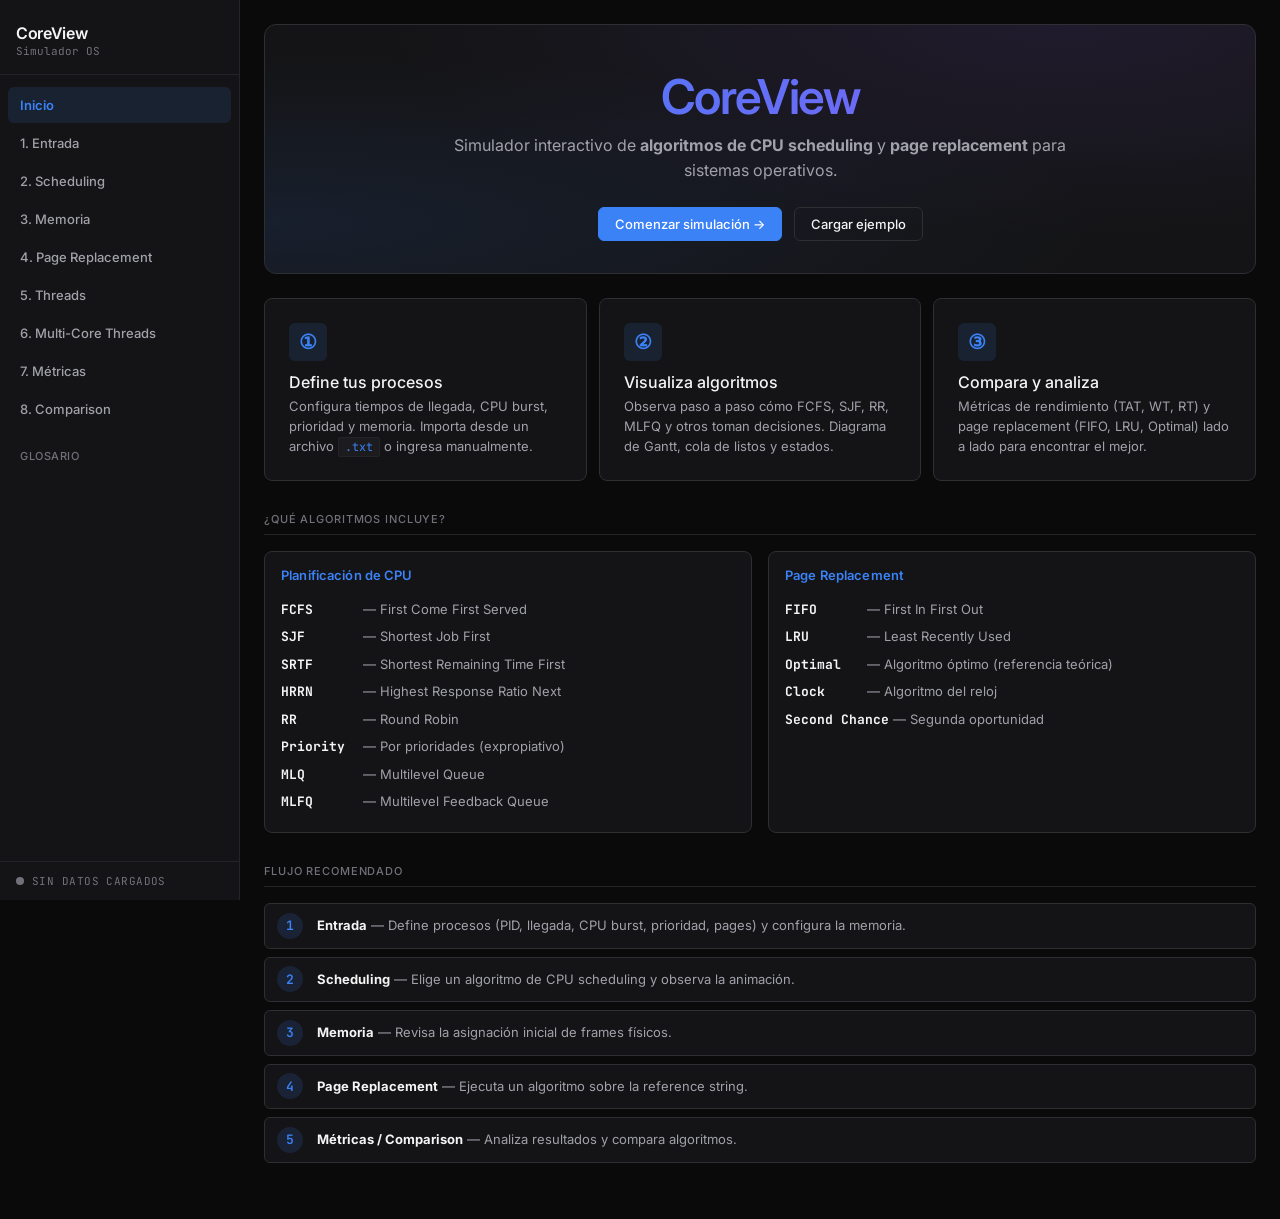
<file: index.html>
<!DOCTYPE html>
<html lang="es">
<head>
  <meta charset="UTF-8">
  <meta name="viewport" content="width=device-width, initial-scale=1.0">
  <title>CoreView - Simulador de Scheduling y Page Replacement</title>
  <link rel="preconnect" href="https://fonts.googleapis.com">
  <link rel="preconnect" href="https://fonts.gstatic.com" crossorigin>
  <link href="https://fonts.googleapis.com/css2?family=Inter:wght@400;500;600&family=JetBrains+Mono:wght@400;500&display=swap" rel="stylesheet">
  <link rel="stylesheet" href="tokens.css">
  <link rel="stylesheet" href="style.css">
</head>
<body>

  <div class="app-shell">

    <aside class="sidebar" id="sidebar">
      <div class="sidebar-brand">
        <span class="sidebar-brand-name">CoreView</span>
        <span class="sidebar-brand-sub">Simulador OS</span>
      </div>
      <nav class="sidebar-nav" aria-label="Main navigation">
        <button data-tab="home"       aria-label="Inicio">Inicio</button>
        <button data-tab="input"      aria-label="Entrada de procesos">1. Entrada</button>
        <button data-tab="scheduling" aria-label="Scheduling">2. Scheduling</button>
        <button data-tab="memory"     aria-label="Memoria">3. Memoria</button>
        <button data-tab="paging"     aria-label="Page Replacement">4. Page Replacement</button>
        <button data-tab="threads"    aria-label="Threads">5. Threads</button>
        <button data-tab="threads-multicore" aria-label="Multi-Core Threads">6. Multi-Core Threads</button>
        <button data-tab="metrics"    aria-label="Métricas">7. Métricas</button>
        <button data-tab="comparison" aria-label="Comparison">8. Comparison</button>
        <button data-tab="glossary"   aria-label="Glosario" class="sidebar-nav-secondary">Glosario</button>
      </nav>

      <div class="sidebar-status" id="app-status">
        <span class="app-status-dot app-status-dot--idle" id="app-status-dot"></span>
        <span id="app-status-text">Sin datos cargados</span>
      </div>
    </aside>

    <div class="app-body">
      <button class="sidebar-toggle" id="sidebar-toggle" aria-label="Toggle navigation" aria-controls="sidebar" aria-expanded="false">
        <svg width="16" height="16" viewBox="0 0 24 24" fill="none" stroke="currentColor" stroke-width="2" stroke-linecap="round" stroke-linejoin="round" aria-hidden="true">
          <line x1="3" y1="6" x2="21" y2="6"/>
          <line x1="3" y1="12" x2="21" y2="12"/>
          <line x1="3" y1="18" x2="21" y2="18"/>
        </svg>
      </button>

      <main>
        <!-- ── Inicio ──────────────────────────────────────────────────────── -->
        <div data-screen="home">
          <section class="hero">
            <h1 class="hero-title">CoreView</h1>
            <p class="hero-subtitle">
              Simulador interactivo de <b>algoritmos de CPU scheduling</b> y
              <b>page replacement</b> para sistemas operativos.
            </p>

            <div class="hero-actions">
              <button class="inp-btn inp-btn-primary" id="hero-start">Comenzar simulación →</button>
              <button class="inp-btn" id="hero-load-example">Cargar ejemplo</button>
            </div>
          </section>

          <section class="home-grid">
            <article class="home-card">
              <div class="home-card-icon">①</div>
              <h3>Define tus procesos</h3>
              <p>Configura tiempos de llegada, CPU burst, prioridad y memoria. Importa desde un archivo <code>.txt</code> o ingresa manualmente.</p>
            </article>
            <article class="home-card">
              <div class="home-card-icon">②</div>
              <h3>Visualiza algoritmos</h3>
              <p>Observa paso a paso cómo FCFS, SJF, RR, MLFQ y otros toman decisiones. Diagrama de Gantt, cola de listos y estados.</p>
            </article>
            <article class="home-card">
              <div class="home-card-icon">③</div>
              <h3>Compara y analiza</h3>
              <p>Métricas de rendimiento (TAT, WT, RT) y page replacement (FIFO, LRU, Optimal) lado a lado para encontrar el mejor.</p>
            </article>
          </section>

          <section class="home-section">
            <h2 class="home-section-title">¿Qué algoritmos incluye?</h2>
            <div class="home-algos">
              <div class="home-algos-col">
                <h4>Planificación de CPU</h4>
                <ul>
                  <li><b>FCFS</b> — First Come First Served</li>
                  <li><b>SJF</b> — Shortest Job First</li>
                  <li><b>SRTF</b> — Shortest Remaining Time First</li>
                  <li><b>HRRN</b> — Highest Response Ratio Next</li>
                  <li><b>RR</b> — Round Robin</li>
                  <li><b>Priority</b> — Por prioridades (expropiativo)</li>
                  <li><b>MLQ</b> — Multilevel Queue</li>
                  <li><b>MLFQ</b> — Multilevel Feedback Queue</li>
                </ul>
              </div>
              <div class="home-algos-col">
                <h4>Page Replacement</h4>
                <ul>
                  <li><b>FIFO</b> — First In First Out</li>
                  <li><b>LRU</b> — Least Recently Used</li>
                  <li><b>Optimal</b> — Algoritmo óptimo (referencia teórica)</li>
                  <li><b>Clock</b> — Algoritmo del reloj</li>
                  <li><b>Second Chance</b> — Segunda oportunidad</li>
                </ul>
              </div>
            </div>
          </section>

          <section class="home-section">
            <h2 class="home-section-title">Flujo recomendado</h2>
            <ol class="home-flow">
              <li><b>Entrada</b> — Define procesos (PID, llegada, CPU burst, prioridad, pages) y configura la memoria.</li>
              <li><b>Scheduling</b> — Elige un algoritmo de CPU scheduling y observa la animación.</li>
              <li><b>Memoria</b> — Revisa la asignación inicial de frames físicos.</li>
              <li><b>Page Replacement</b> — Ejecuta un algoritmo sobre la reference string.</li>
              <li><b>Métricas / Comparison</b> — Analiza resultados y compara algoritmos.</li>
            </ol>
          </section>
        </div>

        <!-- ── Pantallas dinámicas (las pueblan los screens/*.js) ─────────── -->
        <div data-screen="input"></div>
        <div data-screen="scheduling"></div>
        <div data-screen="memory"></div>
        <div data-screen="paging"></div>
        <div data-screen="threads"></div>
        <div data-screen="threads-multicore"></div>

        <div data-screen="metrics">
          <h2>Métricas</h2>
          <p class="screen-desc">Resumen de rendimiento del último algoritmo de scheduling ejecutado, junto con el resumen de page replacement.</p>
          <div id="metrics-no-data" class="screen-no-data">
            Ejecuta un algoritmo de scheduling en la pestaña <strong>Scheduling</strong> primero.
          </div>
          <div id="metrics-content" style="display:none">
            <div id="metrics-run-summary" class="metrics-run-summary"></div>
            <div id="metrics-dashboard"></div>
            <div class="metrics-screen-section">
              <div class="sched-section-title">Métricas por thread — Gráfica de barras (TAT / WT / RT)</div>
              <div class="chart-guide">
                <span class="chart-guide-item"><span class="chart-guide-swatch chart-guide-swatch--tat"></span>TAT = tiempo total en el sistema</span>
                <span class="chart-guide-item"><span class="chart-guide-swatch chart-guide-swatch--wt"></span>WT = espera en ready queue</span>
                <span class="chart-guide-item"><span class="chart-guide-swatch chart-guide-swatch--rt"></span>RT = primer acceso a CPU</span>
                <span class="chart-guide-item chart-guide-item--note">En estas métricas, barras más bajas suelen ser mejores.</span>
              </div>
              <canvas id="metrics-bar-chart"></canvas>
              <div id="metrics-bar-insight" class="chart-insight"></div>
            </div>
            <div class="metrics-screen-section">
              <div class="sched-section-title">Resumen de Page Replacement</div>
              <div id="metrics-paging-info" class="metrics-paging-info"></div>
            </div>
          </div>
        </div>

        <div data-screen="comparison">
          <h2>Algorithm Comparison</h2>
          <p class="screen-desc">Ejecuta todos los algoritmos sobre los mismos datos y compara su rendimiento. La estrella ★ marca el mejor en cada métrica.</p>
          <div id="cmp-no-data" class="screen-no-data">
            Agrega procesos en la pestaña <strong>Entrada</strong> y ejecuta la simulación primero.
          </div>
          <div id="cmp-loading" class="cmp-loading" style="display:none">
            <span class="cmp-loading-spinner"></span>
            <span id="cmp-loading-msg">Running algorithms…</span>
          </div>
          <div id="cmp-content" style="display:none">
            <div class="cmp-section">
              <div class="cmp-section-title">Scheduling Algorithms — Average Metrics per Thread</div>
              <div class="chart-guide">
                <span class="chart-guide-item chart-guide-item--star">★ = best value for that metric</span>
                <span class="chart-guide-item"><span class="chart-guide-swatch chart-guide-swatch--tat"></span>Avg TAT</span>
                <span class="chart-guide-item"><span class="chart-guide-swatch chart-guide-swatch--cmp-wt"></span>Avg WT</span>
                <span class="chart-guide-item"><span class="chart-guide-swatch chart-guide-swatch--cmp-rt"></span>Avg RT</span>
                <span class="chart-guide-item chart-guide-item--note">Cada grupo usa los mismos procesos; menor tiempo promedio es mejor.</span>
              </div>
              <canvas id="cmp-sched-chart"></canvas>
              <div id="cmp-sched-insight" class="chart-insight"></div>
            </div>
            <div id="cmp-page-section" class="cmp-section">
              <div class="cmp-section-title">Page Replacement Algorithms — Page Faults</div>
              <div class="chart-guide">
                <span class="chart-guide-item chart-guide-item--star">★ = fewer page faults</span>
                <span class="chart-guide-item">Bar height = misses</span>
                <span class="chart-guide-item">Hit rate = pages already loaded</span>
                <span class="chart-guide-item chart-guide-item--note">Menos page faults y mayor hit rate indican mejor reutilización.</span>
              </div>
              <canvas id="cmp-page-chart"></canvas>
              <div id="cmp-page-insight" class="chart-insight cmp-page-insight"></div>
            </div>
            <div id="cmp-best-summary" class="cmp-best"></div>
          </div>
        </div>

        <!-- ── Glosario ─────────────────────────────────────────────────────── -->
        <div data-screen="glossary">
          <h2>Glosario de términos</h2>
          <p class="screen-desc">Referencia rápida de la terminología utilizada en el simulador.</p>

          <section class="gl-section">
            <h3>Métricas de Scheduling</h3>
            <dl class="gl-list">
              <dt>CT — Completion Time (Tiempo de finalización)</dt>
              <dd>Instante en el que un proceso/thread termina su ejecución.</dd>

              <dt>TAT — Turnaround Time (Tiempo de retorno)</dt>
              <dd>Tiempo total que pasa el proceso en el sistema. <code>TAT = CT − Arrival</code>. Menor es mejor.</dd>

              <dt>WT — Waiting Time (Tiempo de espera)</dt>
              <dd>Tiempo total que el proceso pasó en la cola de listos. <code>WT = TAT − Burst</code>. Menor es mejor.</dd>

              <dt>RT — Response Time (Tiempo de respuesta)</dt>
              <dd>Tiempo desde la llegada hasta que recibe CPU por primera vez. <code>RT = First Run − Arrival</code>. Menor es mejor.</dd>

              <dt>CPU Utilization</dt>
              <dd>Porcentaje del tiempo total en que la CPU estuvo ejecutando trabajo (no inactiva).</dd>

              <dt>Throughput</dt>
              <dd>Threads completados por unidad de tiempo.</dd>

              <dt>Context Switch</dt>
              <dd>Cambio de contexto: cuando la CPU pasa de ejecutar un proceso/thread a otro.</dd>
            </dl>
          </section>

          <section class="gl-section">
            <h3>Algoritmos de Scheduling</h3>
            <dl class="gl-list">
              <dt>FCFS — First Come First Served</dt>
              <dd>No expropiativo. Atiende en orden de llegada. Simple pero penaliza procesos cortos detrás de largos.</dd>

              <dt>SJF — Shortest Job First</dt>
              <dd>No expropiativo. Selecciona el proceso con menor CPU burst. Optimiza WT pero requiere conocer la duración a priori.</dd>

              <dt>SRTF — Shortest Remaining Time First</dt>
              <dd>Versión expropiativa de SJF. Si llega un proceso con menor tiempo restante, expropia al actual.</dd>

              <dt>HRRN — Highest Response Ratio Next</dt>
              <dd>No expropiativo. Selecciona por ratio <code>(espera + burst) / burst</code>. Evita inanición.</dd>

              <dt>RR — Round Robin</dt>
              <dd>Expropiativo. Cada proceso recibe un quantum fijo de CPU. Justo para todos.</dd>

              <dt>Priority — Por prioridades (expropiativo)</dt>
              <dd>Selecciona el de mayor prioridad (menor número). Puede causar inanición sin envejecimiento.</dd>

              <dt>MLQ — Multilevel Queue</dt>
              <dd>Múltiples colas con prioridad fija. Cada cola usa su propio algoritmo.</dd>

              <dt>MLFQ — Multilevel Feedback Queue</dt>
              <dd>Como MLQ pero los procesos pueden cambiar de cola dinámicamente. Soporta envejecimiento.</dd>
            </dl>
          </section>

          <section class="gl-section">
            <h3>Memoria y Page Replacement</h3>
            <dl class="gl-list">
              <dt>Frame (Marco)</dt>
              <dd>Bloque físico fijo de memoria. La memoria se divide en frames del mismo tamaño que las pages.</dd>

              <dt>Page (Página)</dt>
              <dd>Bloque lógico de un proceso. Cada page puede cargarse en cualquier frame libre.</dd>

              <dt>Page Fault (Fallo de página)</dt>
              <dd>Ocurre cuando la page solicitada no está en memoria. Hay que cargarla, posiblemente reemplazando otra.</dd>

              <dt>Hit / Hit Rate</dt>
              <dd>Acierto: la page ya estaba en memoria. El hit rate es <code>hits / total</code>.</dd>

              <dt>Internal Fragmentation</dt>
              <dd>Espacio desperdiciado dentro del último frame asignado a un proceso cuando éste no llena el frame completo.</dd>

              <dt>FIFO / LRU / Optimal / Clock</dt>
              <dd>Estrategias para decidir qué page expulsar cuando ocurre un page fault: la más vieja, la menos recientemente usada, la que se usará más tarde, o usando un bit de referencia circular.</dd>
            </dl>
          </section>
        </div>

      </main>
    </div>

  </div><!-- /.app-shell -->

  <!-- Toast container -->
  <div id="toast-container" class="toast-container" aria-live="polite"></div>

  <!-- Overlay for mobile sidebar -->
  <div class="sidebar-overlay" id="sidebar-overlay" aria-hidden="true"></div>

  <script>
    // Tab navigation
    document.querySelectorAll('[data-tab]').forEach(function(tab) {
      tab.addEventListener('click', function() {
        var target = tab.dataset.tab;
        document.querySelectorAll('[data-tab]').forEach(function(t) {
          t.classList.toggle('active', t.dataset.tab === target);
        });
        document.querySelectorAll('[data-screen]').forEach(function(s) {
          s.classList.toggle('active-screen', s.dataset.screen === target);
        });
        // Close sidebar on mobile after selection
        if (window.innerWidth < 1024) {
          closeSidebar();
        }
      });
    });
    // Activate Inicio by default
    var homeBtn = document.querySelector('[data-tab="home"]');
    (homeBtn || document.querySelector('[data-tab]')).click();

    // Mobile sidebar toggle
    var sidebar = document.getElementById('sidebar');
    var sidebarToggle = document.getElementById('sidebar-toggle');
    var sidebarOverlay = document.getElementById('sidebar-overlay');

    function openSidebar() {
      sidebar.classList.add('open');
      sidebarOverlay.classList.add('visible');
      sidebarToggle.setAttribute('aria-expanded', 'true');
    }
    function closeSidebar() {
      sidebar.classList.remove('open');
      sidebarOverlay.classList.remove('visible');
      sidebarToggle.setAttribute('aria-expanded', 'false');
    }

    sidebarToggle.addEventListener('click', function() {
      sidebar.classList.contains('open') ? closeSidebar() : openSidebar();
    });
    sidebarOverlay.addEventListener('click', closeSidebar);
  </script>

  <script type="module" src="app.js"></script>

</body>
</html>
</file>
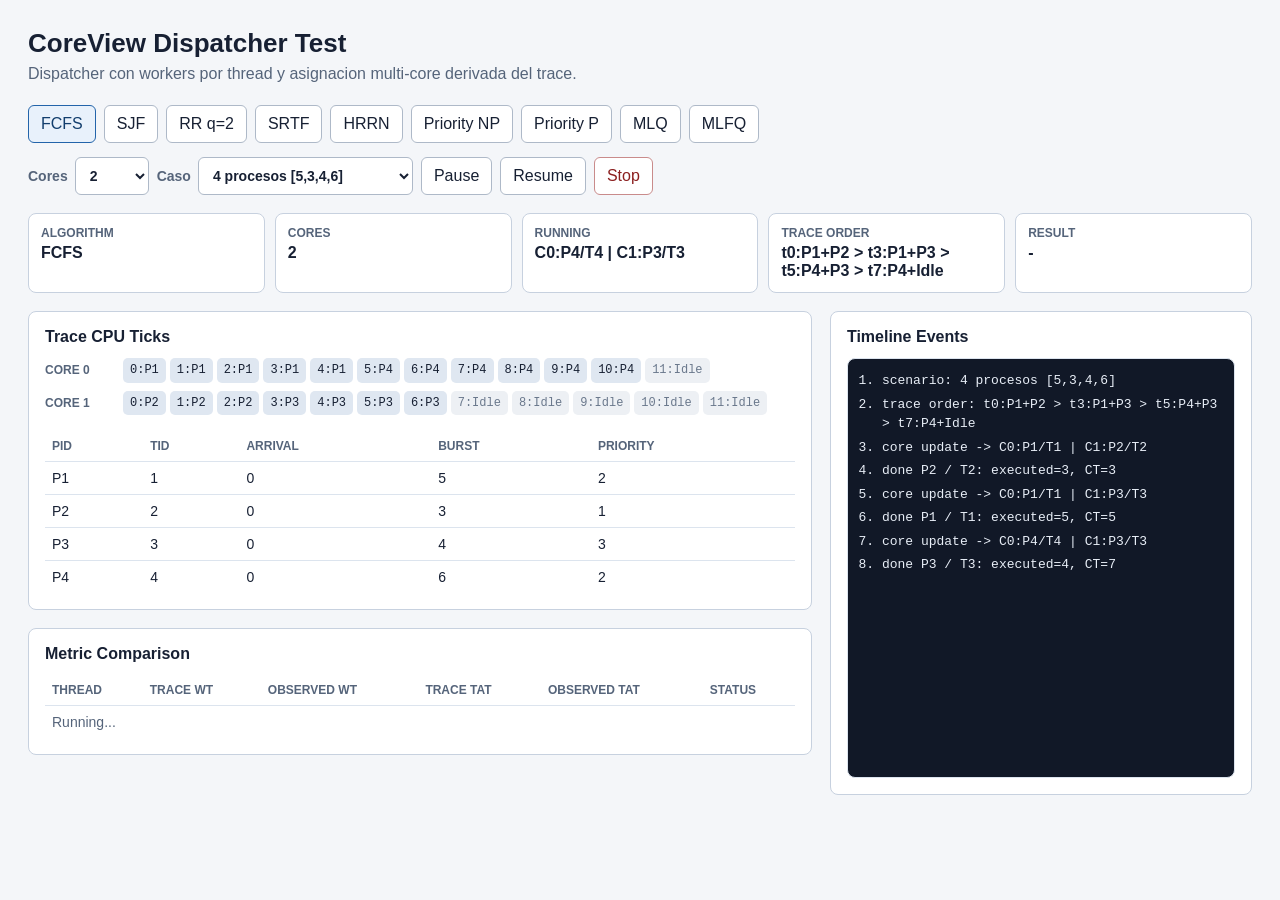
<file: test-dispatcher.html>
<!doctype html>
<html lang="es">
  <head>
    <meta charset="utf-8">
    <meta name="viewport" content="width=device-width, initial-scale=1">
    <title>CoreView Dispatcher Test</title>
    <style>
      :root {
        color-scheme: light;
        font-family: Inter, Segoe UI, Arial, sans-serif;
        background: #f4f6f9;
        color: #172033;
        --line: #c7d1df;
        --ink-soft: #55647a;
        --accent: #2364aa;
        --ok: #167447;
        --warn: #a35c00;
        --bad: #a83232;
        --surface: #ffffff;
      }

      * {
        box-sizing: border-box;
      }

      body {
        margin: 0;
        padding: 28px;
      }

      main {
        max-width: 1240px;
        margin: 0 auto;
      }

      h1 {
        margin: 0 0 6px;
        font-size: 26px;
        line-height: 1.2;
      }

      h2 {
        margin: 0 0 12px;
        font-size: 16px;
      }

      label {
        display: inline-flex;
        gap: 7px;
        align-items: center;
        min-height: 38px;
        color: var(--ink-soft);
        font-size: 14px;
        font-weight: 700;
      }

      select {
        min-height: 38px;
        border: 1px solid #aeb9c8;
        border-radius: 6px;
        background: #ffffff;
        color: #172033;
        font: inherit;
        padding: 7px 34px 7px 10px;
      }

      .subhead {
        margin: 0 0 22px;
        color: var(--ink-soft);
      }

      .toolbar,
      .runtime {
        display: flex;
        flex-wrap: wrap;
        gap: 8px;
        align-items: center;
        margin-bottom: 14px;
      }

      button {
        min-height: 38px;
        border: 1px solid #aeb9c8;
        border-radius: 6px;
        background: #ffffff;
        color: #172033;
        cursor: pointer;
        font: inherit;
        padding: 8px 12px;
      }

      button:hover {
        background: #edf2f8;
      }

      button.active {
        border-color: var(--accent);
        background: #e8f1fb;
        color: #123e6d;
      }

      button.danger {
        border-color: #c98b8b;
        color: #8b1f1f;
      }

      .status-line {
        display: grid;
        grid-template-columns: repeat(5, minmax(0, 1fr));
        gap: 10px;
        margin: 18px 0;
      }

      .stat {
        min-width: 0;
        border: 1px solid var(--line);
        border-radius: 8px;
        background: var(--surface);
        padding: 12px;
      }

      .stat b {
        display: block;
        margin-bottom: 4px;
        color: var(--ink-soft);
        font-size: 12px;
        letter-spacing: 0;
        text-transform: uppercase;
      }

      .stat span {
        display: block;
        overflow-wrap: anywhere;
        font-weight: 700;
      }

      .layout {
        display: grid;
        grid-template-columns: minmax(0, 1.3fr) minmax(330px, 0.7fr);
        gap: 18px;
        align-items: start;
      }

      section {
        border: 1px solid var(--line);
        border-radius: 8px;
        background: var(--surface);
        padding: 16px;
      }

      section + section {
        margin-top: 18px;
      }

      table {
        width: 100%;
        border-collapse: collapse;
        font-size: 14px;
      }

      th,
      td {
        border-bottom: 1px solid #dce4ee;
        padding: 8px 7px;
        text-align: left;
        vertical-align: top;
      }

      th {
        color: var(--ink-soft);
        font-size: 12px;
        font-weight: 700;
        letter-spacing: 0;
        text-transform: uppercase;
      }

      tr:last-child td {
        border-bottom: 0;
      }

      .timeline {
        min-height: 420px;
        max-height: 560px;
        margin: 0;
        overflow: auto;
        border: 1px solid #dce4ee;
        border-radius: 8px;
        background: #111827;
        color: #e8eef7;
        padding: 12px 12px 12px 34px;
        font: 13px/1.5 Consolas, "Liberation Mono", Menlo, monospace;
      }

      .timeline li {
        margin-bottom: 4px;
      }

      .core-timeline {
        display: grid;
        gap: 8px;
        margin-bottom: 12px;
        overflow-x: auto;
        padding-bottom: 4px;
      }

      .core-row {
        display: grid;
        grid-template-columns: 70px minmax(0, 1fr);
        gap: 8px;
        align-items: center;
        min-width: 620px;
      }

      .core-label {
        color: var(--ink-soft);
        font-size: 12px;
        font-weight: 700;
        text-transform: uppercase;
      }

      .core-ticks {
        display: flex;
        gap: 4px;
      }

      .tick {
        min-width: 42px;
        border-radius: 5px;
        background: #dfe7f1;
        color: #172033;
        padding: 5px 7px;
        text-align: center;
        font: 12px/1.2 Consolas, "Liberation Mono", Menlo, monospace;
      }

      .tick.idle {
        background: #edf0f4;
        color: #6a788c;
      }

      .ok {
        color: var(--ok);
        font-weight: 700;
      }

      .warn {
        color: var(--warn);
        font-weight: 700;
      }

      .bad {
        color: var(--bad);
        font-weight: 700;
      }

      .muted {
        color: var(--ink-soft);
      }

      @media (max-width: 900px) {
        body {
          padding: 18px;
        }

        .layout,
        .status-line {
          grid-template-columns: 1fr;
        }
      }
    </style>
  </head>
  <body>
    <main>
      <h1>CoreView Dispatcher Test</h1>
      <p class="subhead">Dispatcher con workers por thread y asignacion multi-core derivada del trace.</p>

      <div class="toolbar" id="algorithm-buttons">
        <button type="button" data-algo="FCFS">FCFS</button>
        <button type="button" data-algo="SJF">SJF</button>
        <button type="button" data-algo="RR">RR q=2</button>
        <button type="button" data-algo="SRTF">SRTF</button>
        <button type="button" data-algo="HRRN">HRRN</button>
        <button type="button" data-algo="PRIORITY_NON_PREEMPTIVE">Priority NP</button>
        <button type="button" data-algo="PRIORITY_PREEMPTIVE">Priority P</button>
        <button type="button" data-algo="MLQ">MLQ</button>
        <button type="button" data-algo="MLFQ">MLFQ</button>
      </div>

      <div class="runtime">
        <label for="core-count">Cores
          <select id="core-count">
            <option value="1">1</option>
            <option value="2" selected>2</option>
            <option value="4">4</option>
            <option value="8">8</option>
          </select>
        </label>
        <label for="scenario-select">Caso
          <select id="scenario-select">
            <option value="fourAtZero">4 procesos [5,3,4,6]</option>
            <option value="staggered">Llegadas escalonadas</option>
            <option value="threeThreads">3 procesos / 8 cores</option>
            <option value="singleThread">1 thread / N cores</option>
            <option value="srtfPreempt">SRTF preemption</option>
          </select>
        </label>
        <button type="button" id="pause-button">Pause</button>
        <button type="button" id="resume-button">Resume</button>
        <button type="button" id="stop-button" class="danger">Stop</button>
      </div>

      <div class="status-line">
        <div class="stat">
          <b>Algorithm</b>
          <span id="status-algo">Idle</span>
        </div>
        <div class="stat">
          <b>Cores</b>
          <span id="status-core-count">-</span>
        </div>
        <div class="stat">
          <b>Running</b>
          <span id="status-cores">Idle</span>
        </div>
        <div class="stat">
          <b>Trace order</b>
          <span id="status-order">-</span>
        </div>
        <div class="stat">
          <b>Result</b>
          <span id="status-result">-</span>
        </div>
      </div>

      <div class="layout">
        <div>
          <section>
            <h2>Trace CPU Ticks</h2>
            <div id="trace-strip" class="core-timeline"></div>
            <table>
              <thead>
                <tr>
                  <th>PID</th>
                  <th>TID</th>
                  <th>Arrival</th>
                  <th>Burst</th>
                  <th>Priority</th>
                </tr>
              </thead>
              <tbody id="process-table"></tbody>
            </table>
          </section>

          <section>
            <h2>Metric Comparison</h2>
            <table>
              <thead>
                <tr>
                  <th>Thread</th>
                  <th>Trace WT</th>
                  <th>Observed WT</th>
                  <th>Trace TAT</th>
                  <th>Observed TAT</th>
                  <th>Status</th>
                </tr>
              </thead>
              <tbody id="metrics-table">
                <tr><td colspan="6" class="muted">Run an algorithm to collect metrics.</td></tr>
              </tbody>
            </table>
          </section>
        </div>

        <section>
          <h2>Timeline Events</h2>
          <ol id="timeline" class="timeline" aria-live="polite"></ol>
        </section>
      </div>
    </main>

    <script type="module">
      import { Dispatcher } from './engine/dispatcher.js';

      const SIM_SPEED_MS = 100;
      const QUANTUM = 2;

      function makeProcess(pid, arrivalTime, burstTime, priority = pid) {
        return {
          pid,
          arrivalTime,
          burstTime,
          priority,
          sharedPages: 2,
          numPages: 3,
          threads: [
            {
              tid: pid,
              parentPid: pid,
              arrivalTime,
              burstTime,
              priority,
              state: 'NEW',
              remainingTime: burstTime,
              stackPages: 1,
            },
          ],
        };
      }

      const SCENARIOS = {
        fourAtZero: {
          name: '4 procesos [5,3,4,6]',
          processes: [
            makeProcess(1, 0, 5, 2),
            makeProcess(2, 0, 3, 1),
            makeProcess(3, 0, 4, 3),
            makeProcess(4, 0, 6, 2),
          ],
        },
        staggered: {
          name: 'Llegadas escalonadas',
          processes: [
            makeProcess(1, 0, 4, 3),
            makeProcess(2, 3, 2, 1),
            makeProcess(3, 6, 3, 2),
            makeProcess(4, 9, 2, 1),
          ],
        },
        threeThreads: {
          name: '3 procesos / 8 cores',
          processes: [
            makeProcess(1, 0, 4, 2),
            makeProcess(2, 0, 3, 1),
            makeProcess(3, 0, 5, 3),
          ],
        },
        singleThread: {
          name: '1 thread / N cores',
          processes: [
            makeProcess(1, 0, 5, 1),
          ],
        },
        srtfPreempt: {
          name: 'SRTF preemption',
          processes: [
            makeProcess(1, 0, 8, 3),
            makeProcess(2, 0, 7, 2),
            makeProcess(3, 2, 1, 1),
            makeProcess(4, 3, 2, 1),
          ],
        },
      };

      const algoButtons = document.getElementById('algorithm-buttons');
      const coreCountSelect = document.getElementById('core-count');
      const scenarioSelect = document.getElementById('scenario-select');
      const pauseButton = document.getElementById('pause-button');
      const resumeButton = document.getElementById('resume-button');
      const stopButton = document.getElementById('stop-button');
      const timeline = document.getElementById('timeline');
      const processTable = document.getElementById('process-table');
      const metricsTable = document.getElementById('metrics-table');
      const traceStrip = document.getElementById('trace-strip');
      const statusAlgo = document.getElementById('status-algo');
      const statusCoreCount = document.getElementById('status-core-count');
      const statusCores = document.getElementById('status-cores');
      const statusOrder = document.getElementById('status-order');
      const statusResult = document.getElementById('status-result');

      let dispatcher = null;
      let activeRunId = 0;
      let activeTrace = null;
      let currentAlgorithm = 'FCFS';
      let activeProcesses = SCENARIOS.fourAtZero.processes;

      function cloneProcesses() {
        return JSON.parse(JSON.stringify(activeProcesses));
      }

      function activeScenario() {
        return SCENARIOS[scenarioSelect.value] || SCENARIOS.fourAtZero;
      }

      function labelForTid(tid) {
        if (tid === null || tid === undefined) return 'Idle';
        for (const process of activeProcesses) {
          const thread = process.threads.find(item => item.tid === tid);
          if (thread) return `P${process.pid}`;
        }
        return `T${tid}`;
      }

      function formatMs(value) {
        return `${Math.round(value)}ms`;
      }

      function formatCoreStates(coreStates) {
        return coreStates
          .map((core, index) => `C${index}:${core ? `${labelForTid(core.tid)}/T${core.tid}` : 'Idle'}`)
          .join(' | ');
      }

      function logEvent(message) {
        const li = document.createElement('li');
        li.textContent = message;
        timeline.appendChild(li);
        timeline.scrollTop = timeline.scrollHeight;
      }

      function setActiveButton(algorithm) {
        algoButtons.querySelectorAll('button').forEach(button => {
          button.classList.toggle('active', button.dataset.algo === algorithm);
        });
      }

      function renderProcessTable() {
        processTable.innerHTML = '';
        for (const process of activeProcesses) {
          for (const thread of process.threads) {
            const row = document.createElement('tr');
            row.innerHTML = `
              <td>P${process.pid}</td>
              <td>${thread.tid}</td>
              <td>${thread.arrivalTime}</td>
              <td>${thread.burstTime}</td>
              <td>${thread.priority}</td>
            `;
            processTable.appendChild(row);
          }
        }
      }

      function entryRunningTids(entry, coreCount) {
        const tids = Array.isArray(entry.runningTids)
          ? entry.runningTids.slice()
          : [entry.runningTid ?? null];
        while (tids.length < coreCount) tids.push(null);
        if (tids.length > coreCount) tids.length = coreCount;
        return tids;
      }

      function compactOrder(trace) {
        const coreCount = trace.config?.numCores || 1;
        const order = [];
        let prev = '';
        for (const entry of trace.timeline) {
          const state = entryRunningTids(entry, coreCount).map(labelForTid).join('+');
          if (state === prev) continue;
          if (state.replaceAll('Idle', '').replaceAll('+', '') !== '') {
            order.push(`t${entry.time}:${state}`);
          }
          prev = state;
        }
        return order.join(' > ') || 'Idle';
      }

      function renderTrace(trace) {
        traceStrip.innerHTML = '';
        const coreCount = trace.config?.numCores || 1;
        for (let coreIndex = 0; coreIndex < coreCount; coreIndex += 1) {
          const row = document.createElement('div');
          row.className = 'core-row';

          const label = document.createElement('div');
          label.className = 'core-label';
          label.textContent = `Core ${coreIndex}`;

          const ticks = document.createElement('div');
          ticks.className = 'core-ticks';

          for (const entry of trace.timeline) {
            const tid = entryRunningTids(entry, coreCount)[coreIndex] ?? null;
            const tick = document.createElement('span');
            tick.className = `tick${tid === null ? ' idle' : ''}`;
            tick.textContent = `${entry.time}:${labelForTid(tid)}`;
            ticks.appendChild(tick);
          }

          row.appendChild(label);
          row.appendChild(ticks);
          traceStrip.appendChild(row);
        }
      }

      function withinPct(actual, expected, pct) {
        if (actual === null || actual === undefined) return false;
        if (expected === null || expected === undefined) return false;
        if (expected === 0) return Math.abs(actual) <= 0.1;
        return Math.abs(actual - expected) / Math.abs(expected) <= pct / 100;
      }

      function renderMetrics(trace, observedMetrics, totalSimMs) {
        metricsTable.innerHTML = '';
        const expectedTotalTicks = Math.max(...trace.threadMetrics.map(metric => metric.completionTime));
        const expectedTotalMs = expectedTotalTicks * SIM_SPEED_MS;
        const totalOk = withinPct(totalSimMs, expectedTotalMs, 5);
        let metricsOk = true;

        for (const expected of trace.threadMetrics) {
          const observed = observedMetrics.find(metric => metric.tid === expected.tid);
          const waitingOk = withinPct(observed?.waitingTime, expected.waitingTime, 10);
          const turnaroundOk = withinPct(observed?.turnaroundTime, expected.turnaroundTime, 10);
          const rowOk = waitingOk && turnaroundOk;
          metricsOk = metricsOk && rowOk;

          const row = document.createElement('tr');
          row.innerHTML = `
            <td>${labelForTid(expected.tid)} / T${expected.tid}</td>
            <td>${expected.waitingTime}</td>
            <td>${observed?.waitingTime ?? 'partial'}</td>
            <td>${expected.turnaroundTime}</td>
            <td>${observed?.turnaroundTime ?? 'partial'}</td>
            <td class="${rowOk ? 'ok' : 'bad'}">${rowOk ? 'OK' : 'Check'}</td>
          `;
          metricsTable.appendChild(row);
        }

        const totalRow = document.createElement('tr');
        totalRow.innerHTML = `
          <td>Total</td>
          <td colspan="2">${formatMs(expectedTotalMs)} trace</td>
          <td colspan="2">${formatMs(totalSimMs)} observed</td>
          <td class="${totalOk ? 'ok' : 'warn'}">${totalOk ? 'OK' : 'Drift'}</td>
        `;
        metricsTable.appendChild(totalRow);

        const allOk = metricsOk && totalOk;
        statusResult.textContent = allOk ? 'OK' : 'Check metrics';
        statusResult.className = allOk ? 'ok' : 'warn';
      }

      async function startAlgorithm(algorithm = currentAlgorithm) {
        activeRunId += 1;
        const runId = activeRunId;
        currentAlgorithm = algorithm;
        activeProcesses = activeScenario().processes;

        if (dispatcher) {
          dispatcher.stop();
          dispatcher = null;
        }

        timeline.innerHTML = '';
        metricsTable.innerHTML = '<tr><td colspan="6" class="muted">Running...</td></tr>';
        statusAlgo.textContent = algorithm === 'RR' ? 'RR q=2' : algorithm;
        statusCores.textContent = 'Starting';
        statusResult.textContent = '-';
        statusResult.className = '';
        setActiveButton(algorithm);
        renderProcessTable();

        const requestedCores = Number(coreCountSelect.value);
        const warnings = [];
        const originalWarn = console.warn;
        console.warn = (...args) => {
          warnings.push(args.join(' '));
          originalWarn.apply(console, args);
        };

        try {
          dispatcher = new Dispatcher({
            processes: cloneProcesses(),
            numCores: requestedCores,
            algorithm,
            quantum: QUANTUM,
            simSpeedMs: SIM_SPEED_MS,
          });
        } catch (error) {
          console.warn = originalWarn;
          statusResult.textContent = 'Error';
          statusResult.className = 'bad';
          logEvent(`error: ${error.message}`);
          return;
        }
        console.warn = originalWarn;

        activeTrace = dispatcher.trace;
        renderTrace(activeTrace);
        statusCoreCount.textContent = requestedCores === dispatcher.numCores
          ? `${dispatcher.numCores}`
          : `${requestedCores} requested / ${dispatcher.numCores} effective`;
        statusOrder.textContent = compactOrder(activeTrace);
        logEvent(`scenario: ${activeScenario().name}`);
        logEvent(`trace order: ${compactOrder(activeTrace)}`);
        for (const warning of warnings) {
          logEvent(`warning: ${warning}`);
        }

        dispatcher
          .onCoreUpdate(coreStates => {
            if (runId !== activeRunId) return;
            statusCores.textContent = formatCoreStates(coreStates);
            logEvent(`core update -> ${statusCores.textContent}`);
          })
          .onThreadDone((tid, metrics) => {
            if (runId !== activeRunId) return;
            logEvent(`done ${labelForTid(tid)} / T${tid}: executed=${metrics.executedSoFar}, CT=${metrics.completionTime}`);
          })
          .onComplete((allMetrics, totalSimMs) => {
            if (runId !== activeRunId) return;
            logEvent(`complete: sim elapsed ${formatMs(totalSimMs)}`);
            renderMetrics(activeTrace, allMetrics, totalSimMs);
            statusCores.textContent = formatCoreStates(Array(dispatcher.numCores).fill(null));
          })
          .onError(error => {
            if (runId !== activeRunId) return;
            statusResult.textContent = 'Error';
            statusResult.className = 'bad';
            logEvent(`error: ${error.message}`);
          });

        await dispatcher.start();
      }

      algoButtons.addEventListener('click', event => {
        const button = event.target.closest('button[data-algo]');
        if (!button) return;
        startAlgorithm(button.dataset.algo);
      });

      coreCountSelect.addEventListener('change', () => {
        startAlgorithm(currentAlgorithm);
      });

      scenarioSelect.addEventListener('change', () => {
        startAlgorithm(currentAlgorithm);
      });

      pauseButton.addEventListener('click', () => {
        if (!dispatcher) return;
        dispatcher.pause();
        logEvent('paused');
      });

      resumeButton.addEventListener('click', () => {
        if (!dispatcher) return;
        dispatcher.resume();
        logEvent('resumed');
      });

      stopButton.addEventListener('click', () => {
        if (!dispatcher) return;
        dispatcher.stop();
        logEvent('stopped');
      });

      renderProcessTable();
      startAlgorithm('FCFS');
    </script>
  </body>
</html>
</file>
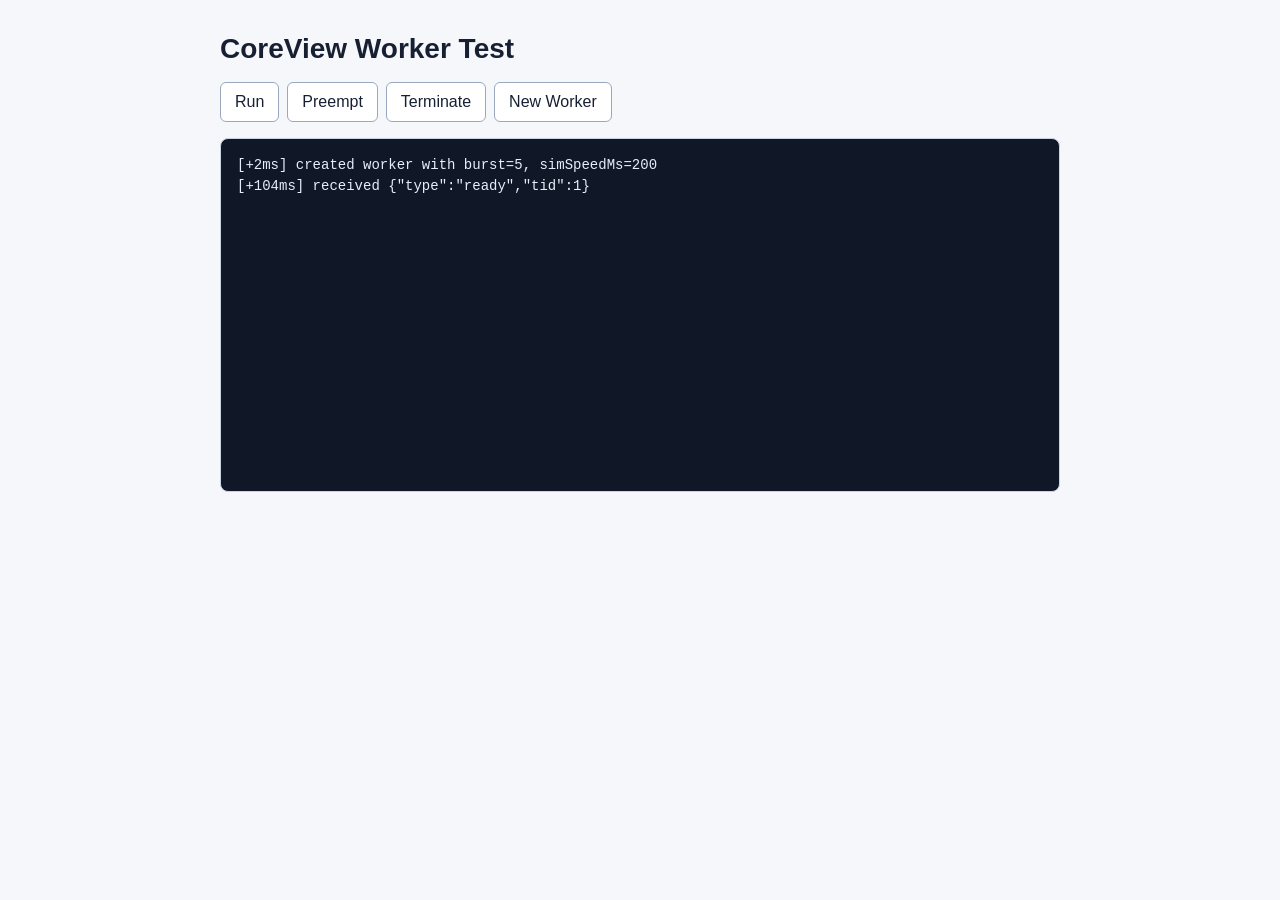
<file: test-worker.html>
<!doctype html>
<html lang="es">
  <head>
    <meta charset="utf-8">
    <meta name="viewport" content="width=device-width, initial-scale=1">
    <title>CoreView Worker Test</title>
    <style>
      :root {
        color-scheme: light;
        font-family: Arial, Helvetica, sans-serif;
        background: #f5f7fb;
        color: #172033;
      }

      body {
        margin: 0;
        padding: 32px;
      }

      main {
        max-width: 840px;
        margin: 0 auto;
      }

      h1 {
        margin: 0 0 16px;
        font-size: 28px;
        line-height: 1.2;
      }

      .controls {
        display: flex;
        flex-wrap: wrap;
        gap: 8px;
        margin-bottom: 16px;
      }

      button {
        border: 1px solid #9aa8bd;
        border-radius: 6px;
        background: #ffffff;
        color: #172033;
        cursor: pointer;
        font: inherit;
        padding: 10px 14px;
      }

      button:hover {
        background: #edf2f8;
      }

      pre {
        min-height: 320px;
        margin: 0;
        overflow: auto;
        border: 1px solid #c9d4e2;
        border-radius: 8px;
        background: #101827;
        color: #e7eef9;
        padding: 16px;
        font: 14px/1.5 Consolas, "Liberation Mono", Menlo, monospace;
        white-space: pre-wrap;
      }
    </style>
  </head>
  <body>
    <main>
      <h1>CoreView Worker Test</h1>

      <div class="controls">
        <button type="button" id="run-button">Run</button>
        <button type="button" id="preempt-button">Preempt</button>
        <button type="button" id="terminate-button">Terminate</button>
        <button type="button" id="new-worker-button">New Worker</button>
      </div>

      <pre id="log" aria-live="polite"></pre>
    </main>

    <script>
      const logElement = document.getElementById('log');
      const runButton = document.getElementById('run-button');
      const preemptButton = document.getElementById('preempt-button');
      const terminateButton = document.getElementById('terminate-button');
      const newWorkerButton = document.getElementById('new-worker-button');

      let worker = null;
      let startedAt = 0;

      function log(message) {
        const elapsedMs = startedAt === 0 ? 0 : Math.round(performance.now() - startedAt);
        logElement.textContent += `[+${elapsedMs}ms] ${message}\n`;
        logElement.scrollTop = logElement.scrollHeight;
      }

      function postToWorker(message) {
        if (!worker) {
          log('No active worker');
          return;
        }

        worker.postMessage(message);
        log(`sent ${JSON.stringify(message)}`);
      }

      function createWorker() {
        if (worker) {
          worker.terminate();
        }

        logElement.textContent = '';
        startedAt = performance.now();
        worker = new Worker('engine/thread-worker.js');
        worker.onmessage = function handleWorkerMessage(event) {
          log(`received ${JSON.stringify(event.data)}`);
        };
        worker.onerror = function handleWorkerError(error) {
          log(`error ${error.message}`);
        };
        worker.postMessage({
          type: 'init',
          tid: 1,
          pid: 101,
          totalBurst: 5,
          simSpeedMs: 200
        });
        log('created worker with burst=5, simSpeedMs=200');
      }

      runButton.addEventListener('click', function handleRunClick() {
        postToWorker({ type: 'run' });
      });

      preemptButton.addEventListener('click', function handlePreemptClick() {
        postToWorker({ type: 'preempt' });
      });

      terminateButton.addEventListener('click', function handleTerminateClick() {
        postToWorker({ type: 'terminate' });
        worker = null;
      });

      newWorkerButton.addEventListener('click', createWorker);

      createWorker();
    </script>
  </body>
</html>
</file>
<file: tokens.css>
/* ═══════════════════════════════════════════════════════════════════════════
   CoreView Design Tokens — single source of truth for all visual values.
   Import this FIRST before any other stylesheet.
   ═══════════════════════════════════════════════════════════════════════════ */

:root {
  /* ── Surfaces ──────────────────────────────────────────────────────────── */
  --bg-base:        #0A0A0B;
  --bg-surface:     #141416;
  --bg-elevated:    #1C1C1F;

  /* ── Borders ───────────────────────────────────────────────────────────── */
  --border-subtle:  #242428;
  --border-default: #2E2E33;

  /* ── Text ──────────────────────────────────────────────────────────────── */
  --text-primary:   #F4F4F5;
  --text-secondary: #A1A1AA;
  --text-tertiary:  #71717A;

  /* ── Accent ────────────────────────────────────────────────────────────── */
  --accent:         #3B82F6;
  --accent-hover:   #60A5FA;

  /* ── Process/Thread States ─────────────────────────────────────────────── */
  --state-running:  #10B981;
  --state-ready:    #F59E0B;
  --state-waiting:  #8B5CF6;
  --state-blocked:  #EF4444;
  --state-finished: #6B7280;
  --state-new:      #06B6D4;

  /* ── Semantic overlays (page replacement) ──────────────────────────────── */
  --hit-bg:      #052e16;
  --hit-text:    #10B981;
  --hit-border:  #065f46;
  --fault-bg:    #2d0a0a;
  --fault-text:  #EF4444;
  --fault-border:#991b1b;

  /* ── Typography ────────────────────────────────────────────────────────── */
  --font-ui:   'Inter', -apple-system, system-ui, sans-serif;
  --font-mono: 'JetBrains Mono', 'SF Mono', Menlo, Consolas, monospace;

  /* ── Spacing (multiples of 4px) ────────────────────────────────────────── */
  --space-1:  4px;
  --space-2:  8px;
  --space-3:  12px;
  --space-4:  16px;
  --space-6:  24px;
  --space-8:  32px;
  --space-12: 48px;
  --space-16: 64px;

  /* ── Border Radius ─────────────────────────────────────────────────────── */
  --radius-sm: 2px;   /* chips, small elements */
  --radius-md: 6px;   /* buttons, inputs, canvases */
  --radius-lg: 8px;   /* cards, panels */
  --radius-xl: 12px;  /* modals */

  /* ── Shadows (minimal — only for elevation) ────────────────────────────── */
  --shadow-modal:    0 8px 24px rgba(0, 0, 0, 0.4);
  --shadow-dropdown: 0 4px 12px rgba(0, 0, 0, 0.3);

  /* ── Motion ────────────────────────────────────────────────────────────── */
  --ease-out:    cubic-bezier(0.16, 1, 0.3, 1);
  --ease-in-out: cubic-bezier(0.4, 0, 0.2, 1);
  --dur-fast:    120ms;
  --dur-normal:  200ms;
  --dur-slow:    300ms;
}

/* Disable all transitions for users who prefer reduced motion */
@media (prefers-reduced-motion: reduce) {
  :root {
    --dur-fast:   0ms;
    --dur-normal: 0ms;
    --dur-slow:   0ms;
  }
}
</file>
<file: style.css>
/* ═══════════════════════════════════════════════════════════════════════════
   CoreView — Main Stylesheet
   Tokens live in tokens.css — do NOT hardcode colors or spacing here.
   ═══════════════════════════════════════════════════════════════════════════ */

/* ─── Reset ──────────────────────────────────────────────────────────────── */

*, *::before, *::after {
  box-sizing: border-box;
  margin: 0;
  padding: 0;
}

/* ─── Base ───────────────────────────────────────────────────────────────── */

body {
  font-family: var(--font-ui);
  font-size: 14px;
  line-height: 1.5;
  background: var(--bg-base);
  color: var(--text-primary);
  min-height: 100vh;
}

h2 {
  font-size: 20px;
  font-weight: 600;
  color: var(--text-primary);
  margin-bottom: var(--space-4);
  letter-spacing: -0.02em;
  line-height: 1.2;
}

h3 {
  font-size: 16px;
  font-weight: 500;
  color: var(--text-secondary);
  margin-bottom: var(--space-2);
  line-height: 1.2;
}

/* ─── Scrollbars ─────────────────────────────────────────────────────────── */

::-webkit-scrollbar            { width: 8px; height: 8px; }
::-webkit-scrollbar-track      { background: var(--bg-surface); }
::-webkit-scrollbar-thumb      { background: var(--border-default); border-radius: var(--radius-sm); }
::-webkit-scrollbar-thumb:hover{ background: var(--text-tertiary); }

/* ─── Focus ring (global, WCAG AA) ──────────────────────────────────────── */

:focus-visible {
  outline: 2px solid var(--accent);
  outline-offset: 2px;
}

/* ─── App Shell Layout ───────────────────────────────────────────────────── */

.app-shell {
  display: flex;
  min-height: 100vh;
}

/* ─── Sidebar ────────────────────────────────────────────────────────────── */

.sidebar {
  width: 240px;
  flex-shrink: 0;
  background: var(--bg-surface);
  border-right: 1px solid var(--border-subtle);
  position: sticky;
  top: 0;
  height: 100vh;
  overflow-y: auto;
  display: flex;
  flex-direction: column;
  z-index: 100;
}

.sidebar-brand {
  padding: var(--space-6) var(--space-4) var(--space-4);
  display: flex;
  flex-direction: column;
  gap: 2px;
  border-bottom: 1px solid var(--border-subtle);
  margin-bottom: var(--space-2);
}

.sidebar-brand-name {
  font-size: 16px;
  font-weight: 600;
  color: var(--text-primary);
  letter-spacing: -0.02em;
  line-height: 1.2;
}

.sidebar-brand-sub {
  font-size: 11px;
  color: var(--text-tertiary);
  font-family: var(--font-mono);
  line-height: 1.2;
}

.sidebar-nav {
  display: flex;
  flex-direction: column;
  padding: var(--space-1) var(--space-2);
  gap: 2px;
}

.sidebar-nav button {
  display: flex;
  align-items: center;
  width: 100%;
  padding: 10px var(--space-3);
  border: none;
  background: transparent;
  color: var(--text-secondary);
  font-family: var(--font-ui);
  font-size: 13px;
  font-weight: 500;
  text-align: left;
  cursor: pointer;
  border-radius: var(--radius-md);
  transition:
    background var(--dur-fast) var(--ease-in-out),
    color     var(--dur-fast) var(--ease-in-out);
  white-space: nowrap;
}

.sidebar-nav button:hover {
  background: var(--bg-elevated);
  color: var(--text-primary);
}

.sidebar-nav button.active {
  background: rgba(59, 130, 246, 0.12);
  color: var(--accent);
  font-weight: 600;
}

/* Mobile sidebar toggle button */
.sidebar-toggle {
  display: none;
  align-items: center;
  justify-content: center;
  width: 32px;
  height: 32px;
  border: 1px solid var(--border-default);
  background: var(--bg-surface);
  color: var(--text-secondary);
  cursor: pointer;
  border-radius: var(--radius-md);
  margin: var(--space-3) var(--space-3) 0;
  flex-shrink: 0;
  transition: background var(--dur-fast), color var(--dur-fast);
}

.sidebar-toggle:hover {
  background: var(--bg-elevated);
  color: var(--text-primary);
}

.sidebar-overlay {
  display: none;
  position: fixed;
  inset: 0;
  background: rgba(0, 0, 0, 0.5);
  z-index: 99;
}

/* ─── App Body ───────────────────────────────────────────────────────────── */

.app-body {
  flex: 1;
  min-width: 0;
  display: flex;
  flex-direction: column;
}

main {
  padding: var(--space-6);
  flex: 1;
}

/* ─── Responsive: collapse sidebar to drawer below 1024px ───────────────── */

@media (max-width: 1023px) {
  .sidebar {
    position: fixed;
    left: -240px;
    top: 0;
    transition: left var(--dur-normal) var(--ease-out);
  }

  .sidebar.open {
    left: 0;
    box-shadow: var(--shadow-modal);
  }

  .sidebar-overlay.visible {
    display: block;
  }

  .sidebar-toggle {
    display: flex;
  }

  main {
    padding: var(--space-4);
  }
}

/* ─── Screen Container & Transitions ─────────────────────────────────────── */

[data-screen] {
  display: none;
}

[data-screen].active-screen {
  display: block;
  animation: screenFadeIn var(--dur-normal) var(--ease-out);
}

@keyframes screenFadeIn {
  from { opacity: 0; transform: translateY(6px); }
  to   { opacity: 1; transform: translateY(0);   }
}

/* ─── Canvas wrappers ────────────────────────────────────────────────────── */

[data-gantt],
#sched-gantt,
#th-gantt,
#sched-state-diagram,
#th-state-diagram,
#metrics-bar-chart,
#cmp-sched-chart,
#cmp-page-chart {
  display: block;
  border: 1px solid var(--border-default);
  background: var(--bg-surface);
  border-radius: var(--radius-md);
  max-width: 100%;
}

/* ─── Shared "no data" banner ────────────────────────────────────────────── */

.screen-no-data {
  margin-top: var(--space-8);
  padding: var(--space-3) var(--space-4);
  background: var(--bg-surface);
  border: 1px solid var(--border-default);
  border-radius: var(--radius-md);
  color: var(--text-secondary);
  font-size: 13px;
  max-width: 480px;
}

.screen-no-data strong {
  color: var(--accent);
  font-weight: 600;
}

/* ─── Section headers ────────────────────────────────────────────────────── */

.sched-section-title,
.cmp-section-title {
  font-size: 11px;
  font-weight: 500;
  color: var(--text-tertiary);
  text-transform: uppercase;
  letter-spacing: 0.05em;
  margin-bottom: var(--space-2);
  padding-bottom: var(--space-1);
  border-bottom: 1px solid var(--border-subtle);
}

.sched-section {
  margin-top: var(--space-6);
}

/* ─── Controls strip (play / pause / speed) ──────────────────────────────── */

.sched-controls {
  display: flex;
  align-items: center;
  gap: var(--space-2);
  margin: var(--space-3) 0;
  flex-wrap: wrap;
}

.sched-controls button,
.sched-controls select {
  padding: var(--space-2) var(--space-3);
  border: 1px solid var(--border-default);
  background: var(--bg-surface);
  color: var(--text-primary);
  cursor: pointer;
  font-family: var(--font-ui);
  font-size: 13px;
  font-weight: 500;
  border-radius: var(--radius-md);
  transition: background var(--dur-fast), border-color var(--dur-fast);
}

.sched-controls button:hover {
  background: var(--bg-elevated);
  border-color: var(--border-default);
}

.sched-controls select {
  color: var(--text-primary);
}

.sched-controls .sched-step,
.sched-step {
  margin-left: auto;
  color: var(--text-tertiary);
  font-size: 11px;
  font-family: var(--font-mono);
  line-height: 1.2;
}

/* ─── Scheduling Screen ──────────────────────────────────────────────────── */

.sched-algo-bar {
  display: flex;
  gap: var(--space-1);
  margin-bottom: var(--space-4);
  flex-wrap: wrap;
}

.sched-algo-btn {
  padding: var(--space-2) var(--space-3);
  border: 1px solid var(--border-default);
  background: var(--bg-surface);
  color: var(--text-secondary);
  cursor: pointer;
  font-family: var(--font-ui);
  font-size: 13px;
  font-weight: 500;
  border-radius: var(--radius-md);
  white-space: nowrap;
  transition:
    color        var(--dur-fast) var(--ease-in-out),
    background   var(--dur-fast) var(--ease-in-out),
    border-color var(--dur-fast) var(--ease-in-out);
}

.sched-algo-btn:hover {
  background: var(--bg-elevated);
  color: var(--text-primary);
}

.sched-algo-btn.active {
  background: rgba(59, 130, 246, 0.12);
  color: var(--accent);
  border-color: var(--accent);
  font-weight: 600;
}

.sched-config-panel {
  padding: var(--space-2) var(--space-3);
  background: var(--bg-surface);
  border: 1px solid var(--border-default);
  border-radius: var(--radius-md);
  margin-bottom: var(--space-3);
  font-size: 13px;
  color: var(--text-secondary);
}

/* ─── Ready Queue ─────────────────────────────────────────────────────────── */

.rq-container {
  display: flex;
  flex-direction: column;
  gap: var(--space-2);
}

.rq-row {
  display: flex;
  align-items: center;
  gap: var(--space-3);
  min-height: 36px;
}

.rq-row-label {
  font-size: 11px;
  font-weight: 500;
  color: var(--text-tertiary);
  width: 48px;
  text-align: right;
  flex-shrink: 0;
  text-transform: uppercase;
  letter-spacing: 0.05em;
  font-family: var(--font-mono);
}

.rq-slot {
  display: flex;
  gap: var(--space-1);
  align-items: center;
  flex-wrap: wrap;
}

.rq-chip {
  display: inline-flex;
  align-items: center;
  justify-content: center;
  padding: var(--space-1) var(--space-3);
  border-radius: var(--radius-sm);
  color: #fff;
  font-weight: 600;
  font-size: 11px;
  font-family: var(--font-mono);
  min-width: 44px;
  cursor: default;
  user-select: none;
  line-height: 1.2;
  animation: chipSlideIn var(--dur-fast) var(--ease-out);
}

@keyframes chipSlideIn {
  from { opacity: 0; transform: translateX(-8px); }
  to   { opacity: 1; transform: translateX(0); }
}

.rq-chip--running {
  outline: 2px solid rgba(255, 255, 255, 0.4);
  outline-offset: 2px;
}

.rq-idle {
  color: var(--text-tertiary);
  font-style: italic;
  font-size: 13px;
}

.rq-empty {
  color: var(--border-default);
  font-style: italic;
  font-size: 13px;
}

/* ─── Queue Levels (MLQ / MLFQ) ──────────────────────────────────────────── */

.sched-queue-levels {
  display: flex;
  flex-direction: column;
  gap: var(--space-1);
}

.sched-ql-row {
  display: flex;
  align-items: center;
  gap: var(--space-3);
  min-height: 30px;
}

.sched-ql-label {
  font-size: 13px;
  font-weight: 500;
  color: var(--text-secondary);
  width: 170px;
  flex-shrink: 0;
}

.sched-ql-slot {
  display: flex;
  gap: var(--space-1);
  align-items: center;
  flex-wrap: wrap;
}

.sched-ql-chip {
  display: inline-flex;
  align-items: center;
  justify-content: center;
  padding: var(--space-1) var(--space-2);
  border-radius: var(--radius-sm);
  color: #fff;
  font-weight: 600;
  font-size: 11px;
  font-family: var(--font-mono);
  cursor: default;
  user-select: none;
  animation: chipSlideIn var(--dur-fast) var(--ease-out);
}

.sched-ql-note {
  font-size: 11px;
  padding: var(--space-1) var(--space-2);
  border-radius: var(--radius-sm);
  margin-top: var(--space-1);
}

.sched-ql-note--promote {
  background: rgba(16, 185, 129, 0.1);
  color: var(--state-running);
  border: 1px solid rgba(16, 185, 129, 0.25);
}

.sched-ql-note--demote {
  background: rgba(245, 158, 11, 0.1);
  color: var(--state-ready);
  border: 1px solid rgba(245, 158, 11, 0.25);
}

/* ─── State diagram ──────────────────────────────────────────────────────── */

#sched-state-diagram,
#th-state-diagram {
  display: block;
  border: 1px solid var(--border-default);
  background: var(--bg-surface);
  border-radius: var(--radius-md);
  max-width: 100%;
}

/* ─── Metrics tables ─────────────────────────────────────────────────────── */

.metrics-agg {
  display: flex;
  gap: var(--space-6);
  flex-wrap: wrap;
  padding: var(--space-4);
  background: var(--bg-surface);
  border: 1px solid var(--border-default);
  border-radius: var(--radius-lg);
  margin-bottom: var(--space-4);
}

.metrics-agg-item {
  display: flex;
  flex-direction: column;
  gap: var(--space-1);
}

.metrics-agg-label {
  font-size: 11px;
  color: var(--text-secondary);
  font-weight: 500;
  text-transform: uppercase;
  letter-spacing: 0.05em;
}

.metrics-agg-value {
  font-size: 28px;
  font-weight: 500;
  color: var(--text-primary);
  font-family: var(--font-mono);
  line-height: 1.2;
}

.metrics-agg-unit {
  font-size: 13px;
  color: var(--text-tertiary);
  font-family: var(--font-mono);
}

.metrics-table-title {
  font-size: 11px;
  font-weight: 500;
  color: var(--text-tertiary);
  margin: var(--space-4) 0 var(--space-2);
  text-transform: uppercase;
  letter-spacing: 0.05em;
}

.metrics-tbl {
  width: 100%;
  border-collapse: collapse;
  font-size: 13px;
  margin-bottom: var(--space-4);
  border: 1px solid var(--border-default);
  border-radius: var(--radius-lg);
  overflow: hidden;
}

.metrics-tbl th {
  background: var(--bg-elevated);
  padding: var(--space-2) var(--space-3);
  text-align: left;
  font-weight: 500;
  color: var(--text-secondary);
  border-bottom: 1px solid var(--border-default);
  white-space: nowrap;
  font-size: 11px;
  text-transform: uppercase;
  letter-spacing: 0.05em;
}

.metrics-tbl td {
  padding: var(--space-2) var(--space-3);
  border-bottom: 1px solid var(--border-subtle);
  color: var(--text-primary);
  font-family: var(--font-mono);
  font-size: 13px;
  text-align: right;
}

.metrics-tbl td:first-child {
  font-family: var(--font-ui);
  font-weight: 500;
  color: var(--text-secondary);
  text-align: left;
}

.metrics-tbl tbody tr:hover td {
  background: var(--bg-elevated);
}

.metrics-avg-row td {
  font-weight: 600;
  border-top: 1px solid rgba(59, 130, 246, 0.2);
  color: var(--accent);
  background: rgba(59, 130, 246, 0.06) !important;
}

/* ─── Input Screen ───────────────────────────────────────────────────────── */

.inp-section {
  margin-bottom: var(--space-8);
}

.inp-section h3 {
  font-size: 13px;
  font-weight: 500;
  margin-bottom: var(--space-3);
  color: var(--text-secondary);
}

.inp-toolbar {
  display: flex;
  gap: var(--space-2);
  align-items: center;
  margin-bottom: var(--space-3);
  flex-wrap: wrap;
}

/* ── Buttons (shared base) ──────────────────────────────────────────────── */

.inp-btn {
  padding: var(--space-2) var(--space-4);
  border: 1px solid var(--border-default);
  background: transparent;
  color: var(--text-primary);
  cursor: pointer;
  font-family: var(--font-ui);
  font-size: 13px;
  font-weight: 500;
  border-radius: var(--radius-md);
  transition:
    background var(--dur-fast),
    border-color var(--dur-fast),
    transform var(--dur-fast);
  white-space: nowrap;
}

.inp-btn:hover {
  background: var(--bg-elevated);
}

.inp-btn:active {
  transform: scale(0.98);
}

.inp-btn-primary {
  background: var(--accent);
  color: #fff;
  border-color: var(--accent);
  font-weight: 500;
  padding: var(--space-2) var(--space-4);
}

.inp-btn-primary:hover {
  background: var(--accent-hover);
  border-color: var(--accent-hover);
}

.inp-btn-outline-danger {
  background: transparent;
  color: var(--state-blocked);
  border-color: rgba(239, 68, 68, 0.35);
}

.inp-btn-outline-danger:hover {
  background: rgba(239, 68, 68, 0.08);
}

.inp-btn-sm {
  padding: var(--space-1) var(--space-2);
  border: 1px solid var(--border-default);
  background: transparent;
  color: var(--text-secondary);
  cursor: pointer;
  font-family: var(--font-ui);
  font-size: 11px;
  font-weight: 500;
  border-radius: var(--radius-sm);
  white-space: nowrap;
  transition: background var(--dur-fast), color var(--dur-fast);
}

.inp-btn-sm:hover {
  background: var(--bg-elevated);
  color: var(--text-primary);
}

.inp-btn-danger {
  background: rgba(239, 68, 68, 0.12);
  color: var(--state-blocked);
  border-color: rgba(239, 68, 68, 0.3);
}

.inp-btn-danger:hover {
  background: rgba(239, 68, 68, 0.2);
}

.inp-fork-proc {
  color: var(--state-running);
  border-color: rgba(16, 185, 129, 0.42);
  background: rgba(16, 185, 129, 0.08);
}

.inp-fork-proc:hover {
  color: var(--text-primary);
  background: rgba(16, 185, 129, 0.16);
}

/* ── Tables ─────────────────────────────────────────────────────────────── */

.inp-table {
  width: 100%;
  border-collapse: collapse;
  margin-bottom: var(--space-2);
  font-size: 13px;
  border: 1px solid var(--border-default);
  border-radius: var(--radius-lg);
  overflow: hidden;
}

.inp-table th,
.inp-table td {
  padding: var(--space-2) var(--space-3);
  border-bottom: 1px solid var(--border-subtle);
  vertical-align: middle;
  text-align: left;
}

.inp-table thead th {
  background: var(--bg-elevated);
  font-weight: 500;
  color: var(--text-secondary);
  border-bottom-color: var(--border-default);
  font-size: 11px;
  text-transform: uppercase;
  letter-spacing: 0.05em;
}

.inp-table tbody tr:hover > td:not(.inp-thread-td) {
  background: var(--bg-elevated);
}

.inp-pid-cell {
  font-weight: 600;
  color: var(--accent);
  font-family: var(--font-mono);
  white-space: nowrap;
  font-size: 13px;
}

/* ── Inputs ─────────────────────────────────────────────────────────────── */

.inp-num {
  width: 72px;
  padding: var(--space-2) var(--space-3);
  border: 1px solid var(--border-default);
  border-radius: var(--radius-md);
  font-family: var(--font-mono);
  font-size: 13px;
  background: var(--bg-surface);
  color: var(--text-primary);
}

.inp-num:focus {
  outline: 2px solid rgba(59, 130, 246, 0.3);
  border-color: var(--accent);
}

.inp-num.inp-num--invalid {
  border-color: var(--state-blocked);
  box-shadow: 0 0 0 2px rgba(239, 68, 68, 0.16);
}

.inp-num.inp-num--invalid:focus {
  outline-color: rgba(239, 68, 68, 0.26);
  border-color: var(--state-blocked);
}

.inp-num.inp-readonly {
  background: var(--bg-elevated);
  color: var(--text-tertiary);
  cursor: default;
}

.inp-thread-cell {
  white-space: nowrap;
  vertical-align: middle;
}

.inp-thread-cell .inp-btn-sm + .inp-btn-sm {
  margin-left: var(--space-2);
}

#inp-process-table th:nth-child(6),
#inp-process-table td:nth-child(6) {
  min-width: 180px;
}

#inp-process-table th:last-child,
#inp-process-table td:last-child {
  width: 108px;
  text-align: right;
  white-space: nowrap;
}

#inp-process-table td:last-child .inp-row-actions {
  justify-content: flex-end;
}

.inp-thread-td {
  background: var(--bg-elevated) !important;
  padding: var(--space-3) var(--space-6) !important;
  border-top: none !important;
}

.inp-thread-header {
  display: grid;
  grid-template-columns: 48px 110px 110px 120px auto;
  justify-items: start;
  gap: var(--space-2);
  padding: var(--space-1) 0;
  margin-bottom: var(--space-1);
  font-size: 11px;
  font-weight: 500;
  color: var(--text-tertiary);
  text-transform: uppercase;
  letter-spacing: 0.05em;
}

.inp-thread-list {
  display: flex;
  flex-direction: column;
  gap: var(--space-1);
}

.inp-thread-row {
  display: grid;
  grid-template-columns: 48px 110px 110px 120px auto;
  gap: var(--space-2);
  align-items: center;
  justify-items: start;
  padding: var(--space-1) var(--space-2);
  background: var(--bg-surface);
  border: 1px solid var(--border-subtle);
  border-radius: var(--radius-sm);
}

.inp-thread-label {
  font-weight: 500;
  color: var(--text-secondary);
  font-size: 13px;
  font-family: var(--font-mono);
}

.inp-mem-row {
  display: flex;
  gap: var(--space-6);
  align-items: flex-end;
  flex-wrap: wrap;
}

.inp-mem-label {
  display: flex;
  flex-direction: column;
  gap: var(--space-1);
  font-size: 13px;
  color: var(--text-secondary);
}

.inp-frames-display {
  display: inline-block;
  padding: var(--space-2) var(--space-3);
  background: rgba(59, 130, 246, 0.08);
  border: 1px solid rgba(59, 130, 246, 0.25);
  border-radius: var(--radius-md);
  font-weight: 600;
  font-family: var(--font-mono);
  color: var(--accent);
  white-space: nowrap;
  font-size: 13px;
}

.inp-frames-error {
  background: rgba(239, 68, 68, 0.08);
  border-color: rgba(239, 68, 68, 0.3);
  color: var(--state-blocked);
}

.inp-error {
  margin-top: var(--space-2);
  padding: var(--space-2) var(--space-3);
  background: var(--fault-bg);
  border: 1px solid var(--fault-border);
  border-radius: var(--radius-md);
  color: var(--fault-text);
  font-size: 13px;
}

.inp-error-item {
  padding: 1px 0;
}

/* Input redesign: scenario presets, process rows, valid memory steppers */

.inp-examples {
  margin: var(--space-3) 0 var(--space-4);
  padding: var(--space-4);
  border: 1px solid var(--border-default);
  border-radius: var(--radius-lg);
  background: var(--bg-surface);
}

.inp-examples-head {
  display: flex;
  align-items: flex-start;
  justify-content: space-between;
  gap: var(--space-3);
  margin-bottom: var(--space-3);
}

.inp-examples-title {
  color: var(--text-primary);
  font-size: 14px;
  font-weight: 600;
  line-height: 1.3;
}

.inp-examples-desc {
  margin-top: 2px;
  color: var(--text-tertiary);
  font-size: 12px;
  line-height: 1.4;
}

.inp-example-grid {
  display: grid;
  grid-template-columns: repeat(4, minmax(0, 1fr));
  gap: var(--space-2);
}

.inp-example-card {
  display: flex;
  min-height: 138px;
  flex-direction: column;
  align-items: flex-start;
  gap: var(--space-1);
  padding: var(--space-3);
  border: 1px solid var(--border-subtle);
  border-radius: var(--radius-md);
  background: var(--bg-base);
  color: var(--text-secondary);
  cursor: pointer;
  font: inherit;
  text-align: left;
  transition:
    border-color var(--dur-fast),
    background var(--dur-fast),
    transform var(--dur-fast);
}

.inp-example-card:hover,
.inp-example-card:focus-visible {
  border-color: rgba(59, 130, 246, 0.5);
  background: var(--bg-elevated);
  outline: none;
  transform: translateY(-1px);
}

.inp-example-meta,
.inp-example-memory {
  color: var(--text-tertiary);
  font-size: 11px;
  line-height: 1.3;
}

.inp-example-title {
  color: var(--text-primary);
  font-size: 13px;
  font-weight: 600;
  line-height: 1.3;
}

.inp-example-desc {
  flex: 1;
  color: var(--text-secondary);
  font-size: 12px;
  line-height: 1.45;
}

.inp-example-memory {
  margin-top: var(--space-1);
  font-family: var(--font-mono);
}

.inp-process-list {
  display: block;
  border: 0;
  border-collapse: separate;
  border-spacing: 0;
  background: transparent;
  overflow: visible;
}

.inp-process-list thead {
  display: none;
}

.inp-process-list tbody {
  display: grid;
  gap: var(--space-2);
}

.inp-process-list .inp-proc-row {
  display: grid;
  grid-template-columns:
    minmax(92px, 0.72fr)
    repeat(4, minmax(116px, 1fr))
    minmax(188px, 1.3fr)
    minmax(148px, 0.9fr);
  gap: 1px;
  align-items: stretch;
  overflow: visible;
  border: 1px solid var(--border-default);
  border-radius: var(--radius-lg);
  background: var(--border-subtle);
  transition:
    border-color var(--dur-fast),
    transform var(--dur-fast);
}

.inp-process-list .inp-proc-row:hover {
  border-color: rgba(59, 130, 246, 0.36);
}

.inp-process-list .inp-proc-row:hover > td:not(.inp-thread-td) {
  background: var(--bg-surface);
}

.inp-process-list .inp-proc-row > td {
  display: flex;
  min-width: 0;
  min-height: 84px;
  flex-direction: column;
  justify-content: center;
  padding: var(--space-3);
  border: 0;
  background: var(--bg-surface);
  text-align: left;
}

.inp-process-list .inp-proc-row > td:first-child {
  border-top-left-radius: calc(var(--radius-lg) - 1px);
  border-bottom-left-radius: calc(var(--radius-lg) - 1px);
}

.inp-process-list .inp-proc-row > td:last-child {
  width: auto;
  border-top-right-radius: calc(var(--radius-lg) - 1px);
  border-bottom-right-radius: calc(var(--radius-lg) - 1px);
  text-align: left;
  white-space: normal;
}

.inp-process-list .inp-proc-row--fork-child > td {
  background: rgba(16, 185, 129, 0.06);
}

.inp-process-list .inp-proc-row--fork-child .inp-pid-cell {
  padding-left: var(--space-4);
}

.inp-process-list .inp-pid-cell {
  gap: var(--space-1);
  color: var(--accent);
}

.inp-pid-kicker,
.inp-field-top,
.inp-thread-field > span,
.inp-memory-label > span:first-child {
  color: var(--text-tertiary);
  font-size: 11px;
  font-weight: 500;
  letter-spacing: 0;
  line-height: 1.25;
}

.inp-pid-kicker,
.inp-field-top {
  display: flex;
  align-items: center;
  gap: var(--space-1);
}

.inp-pid-main {
  display: block;
  color: var(--accent);
  font-family: var(--font-mono);
  font-size: 18px;
  font-weight: 700;
  line-height: 1.1;
}

.inp-pid-sub {
  display: block;
  margin-top: 2px;
  color: var(--text-tertiary);
  font-family: var(--font-ui);
  font-size: 11px;
  font-weight: 500;
  line-height: 1.25;
}

.inp-field {
  display: flex;
  width: 100%;
  min-width: 0;
  flex-direction: column;
  gap: var(--space-2);
}

.inp-field-cell .inp-num,
.inp-thread-field .inp-num {
  width: 100%;
  min-width: 0;
}

.inp-thread-cell {
  white-space: normal;
}

.inp-thread-actions {
  display: flex;
  flex-wrap: wrap;
  gap: var(--space-2);
}

.inp-thread-cell .inp-btn-sm + .inp-btn-sm {
  margin-left: 0;
}

.inp-action-cell {
  gap: var(--space-2);
}

.inp-action-cell .inp-row-actions {
  justify-content: flex-start;
}

#inp-process-table th:nth-child(6),
#inp-process-table td:nth-child(6),
#inp-process-table th:last-child,
#inp-process-table td:last-child {
  width: auto;
  min-width: 0;
}

.inp-process-list .inp-thread-container {
  display: block;
  margin-top: calc(-1 * var(--space-1));
}

.inp-process-list .inp-thread-container[hidden] {
  display: none;
}

.inp-process-list .inp-thread-td {
  display: block;
  padding: var(--space-3) var(--space-4) !important;
  border: 1px solid var(--border-default);
  border-radius: var(--radius-lg);
  background: var(--bg-base) !important;
}

.inp-thread-header {
  display: flex;
  align-items: baseline;
  justify-content: space-between;
  gap: var(--space-3);
  margin-bottom: var(--space-2);
  padding: 0;
  color: var(--text-tertiary);
  font-size: 12px;
  letter-spacing: 0;
  text-transform: none;
}

.inp-thread-header span:first-child {
  color: var(--text-secondary);
  font-weight: 600;
}

.inp-thread-row {
  grid-template-columns: 54px repeat(3, minmax(120px, 1fr)) auto;
  gap: var(--space-2);
  padding: var(--space-2);
  border-radius: var(--radius-md);
  background: var(--bg-surface);
}

.inp-thread-field {
  display: flex;
  min-width: 0;
  flex-direction: column;
  gap: var(--space-1);
}

.inp-thread-field > span {
  display: flex;
  align-items: center;
  gap: var(--space-1);
}

.inp-thread-label {
  display: inline-flex;
  align-items: center;
  align-self: stretch;
  justify-content: center;
  min-height: 54px;
  border-radius: var(--radius-sm);
  background: var(--bg-elevated);
}

.inp-memory-section {
  padding: var(--space-4);
  border: 1px solid var(--border-default);
  border-radius: var(--radius-lg);
  background: var(--bg-surface);
}

.inp-memory-validity {
  color: var(--text-tertiary);
  font-size: 12px;
}

.inp-memory-grid {
  display: grid;
  grid-template-columns: minmax(180px, 1fr) minmax(180px, 1fr) minmax(210px, 0.8fr);
  gap: var(--space-3);
  align-items: stretch;
}

.inp-memory-stepper,
.inp-frames-card {
  display: flex;
  min-width: 0;
  flex-direction: column;
  justify-content: space-between;
  gap: var(--space-3);
  padding: var(--space-3);
  border: 1px solid var(--border-subtle);
  border-radius: var(--radius-md);
  background: var(--bg-base);
}

.inp-memory-label {
  display: flex;
  flex-direction: column;
  gap: 2px;
}

.inp-stepper {
  display: grid;
  grid-template-columns: 38px minmax(0, 1fr) 38px;
  gap: var(--space-1);
  align-items: center;
}

.inp-step-btn {
  min-width: 38px;
  min-height: 38px;
  border: 1px solid var(--border-default);
  border-radius: var(--radius-md);
  background: var(--bg-surface);
  color: var(--text-primary);
  cursor: pointer;
  font-family: var(--font-mono);
  font-size: 18px;
  line-height: 1;
  transition:
    background var(--dur-fast),
    color var(--dur-fast),
    transform var(--dur-fast);
}

.inp-step-btn:hover:not(:disabled) {
  background: var(--bg-elevated);
  color: var(--accent);
}

.inp-step-btn:active:not(:disabled) {
  transform: scale(0.96);
}

.inp-step-btn:disabled {
  cursor: default;
  opacity: 0.36;
}

.inp-stepper-value {
  min-width: 0;
  height: 38px;
  padding: 0 var(--space-3);
  border: 1px solid var(--border-default);
  border-radius: var(--radius-md);
  background: var(--bg-surface);
  color: var(--text-primary);
  font-family: var(--font-mono);
  font-size: 14px;
  font-weight: 700;
  text-align: center;
}

.inp-stepper-value:focus {
  outline: 2px solid rgba(59, 130, 246, 0.28);
  border-color: var(--accent);
}

.inp-frames-card {
  border-color: rgba(59, 130, 246, 0.28);
}

.inp-frames-card .inp-frames-display {
  display: block;
  width: 100%;
  padding: 0;
  border: 0;
  background: transparent;
  color: var(--accent);
  font-size: 22px;
  line-height: 1.15;
}

.inp-frames-breakdown {
  color: var(--text-tertiary);
  font-family: var(--font-mono);
  font-size: 11px;
  line-height: 1.4;
}

@media (max-width: 1160px) {
  .inp-example-grid {
    grid-template-columns: repeat(2, minmax(0, 1fr));
  }

  .inp-process-list .inp-proc-row {
    grid-template-columns: minmax(120px, 0.8fr) repeat(3, minmax(120px, 1fr));
  }
}

@media (max-width: 820px) {
  .inp-memory-grid {
    grid-template-columns: 1fr;
  }

  .inp-process-list .inp-proc-row {
    grid-template-columns: 1fr 1fr;
  }

  .inp-process-list .inp-pid-cell,
  .inp-process-list .inp-thread-cell,
  .inp-process-list .inp-action-cell {
    grid-column: 1 / -1;
  }

  .inp-thread-row {
    grid-template-columns: 54px 1fr;
  }

  .inp-thread-row .inp-btn-danger {
    grid-column: 2;
    justify-self: start;
  }
}

@media (max-width: 620px) {
  .inp-examples,
  .inp-memory-section {
    padding: var(--space-3);
  }

  .inp-example-grid,
  .inp-process-list .inp-proc-row {
    grid-template-columns: 1fr;
  }

  .inp-process-list .inp-proc-row > td:first-child,
  .inp-process-list .inp-proc-row > td:last-child {
    border-radius: 0;
  }

  .inp-process-list .inp-proc-row > td:first-child {
    border-top-left-radius: calc(var(--radius-lg) - 1px);
    border-top-right-radius: calc(var(--radius-lg) - 1px);
  }

  .inp-process-list .inp-proc-row > td:last-child {
    border-bottom-right-radius: calc(var(--radius-lg) - 1px);
    border-bottom-left-radius: calc(var(--radius-lg) - 1px);
  }
}

/* ─── Memory Screen ──────────────────────────────────────────────────────── */

.mem-desc {
  font-size: 13px;
  color: var(--text-secondary);
  margin-bottom: var(--space-4);
  line-height: 1.5;
}

.mem-summary {
  display: flex;
  gap: var(--space-6);
  flex-wrap: wrap;
  padding: var(--space-3) var(--space-4);
  background: var(--bg-surface);
  border: 1px solid var(--border-default);
  border-radius: var(--radius-md);
  margin-bottom: var(--space-4);
  font-size: 13px;
  color: var(--text-secondary);
}

.mem-summary b {
  color: var(--text-primary);
  font-family: var(--font-mono);
}

.mem-summary-frag {
  color: var(--state-ready);
}

.mem-summary-frag b {
  color: var(--state-ready);
}

.mem-grid {
  display: grid;
  grid-template-columns: repeat(auto-fill, minmax(78px, 1fr));
  gap: var(--space-1);
  margin-bottom: var(--space-4);
}

.mem-frame {
  position: relative;
  display: flex;
  flex-direction: column;
  align-items: center;
  justify-content: center;
  gap: 2px;
  height: 82px;
  border-radius: var(--radius-lg);
  padding: var(--space-2) var(--space-1);
  cursor: default;
  transition:
    transform var(--dur-fast) var(--ease-out),
    box-shadow var(--dur-fast) var(--ease-out);
  overflow: hidden;
}

.mem-frame:hover {
  transform: scale(1.06);
  z-index: 1;
  box-shadow: var(--shadow-modal);
}

.mem-frame--empty {
  background: var(--bg-elevated);
  border: 1px dashed var(--border-default);
}

.mem-frame--frag::after {
  content: '';
  position: absolute;
  bottom: 0; left: 0; right: 0;
  height: 22px;
  background: repeating-linear-gradient(
    -45deg,
    transparent, transparent 3px,
    rgba(0, 0, 0, 0.2) 3px, rgba(0, 0, 0, 0.2) 6px
  );
  border-radius: 0 0 var(--radius-lg) var(--radius-lg);
}

.mem-fr-num {
  font-size: 11px;
  font-weight: 500;
  opacity: 0.65;
  letter-spacing: 0.03em;
  font-family: var(--font-mono);
  line-height: 1.2;
}

.mem-frame--empty .mem-fr-num { color: var(--text-tertiary); }

.mem-fr-label {
  font-size: 18px;
  color: var(--border-default);
}

.mem-fr-pid {
  font-size: 13px;
  font-weight: 600;
  color: #fff;
  font-family: var(--font-mono);
  line-height: 1.2;
}

.mem-fr-pg {
  font-size: 11px;
  color: rgba(255, 255, 255, 0.75);
  font-family: var(--font-mono);
  line-height: 1.2;
}

.mem-fr-frag-badge {
  position: absolute;
  bottom: var(--space-1); right: var(--space-1);
  font-size: 11px;
  font-weight: 600;
  letter-spacing: 0.04em;
  color: rgba(255, 255, 255, 0.8);
  text-transform: uppercase;
  z-index: 1;
}

.mem-legend {
  display: flex;
  gap: var(--space-4);
  flex-wrap: wrap;
  align-items: center;
  margin-top: var(--space-2);
}

.mem-legend-item {
  display: flex;
  align-items: center;
  gap: var(--space-2);
  font-size: 13px;
  font-weight: 500;
  color: var(--text-secondary);
  font-family: var(--font-mono);
}

.mem-legend-swatch {
  display: inline-block;
  width: 14px;
  height: 14px;
  border-radius: var(--radius-sm);
  flex-shrink: 0;
}

/* ─── Page Replacement Screen ────────────────────────────────────────────── */

.pg-algo-bar {
  display: flex;
  gap: var(--space-1);
  margin-bottom: var(--space-3);
  flex-wrap: wrap;
}

.pg-algo-btn {
  padding: var(--space-2) var(--space-3);
  border: 1px solid var(--border-default);
  background: var(--bg-surface);
  color: var(--text-secondary);
  cursor: pointer;
  font-family: var(--font-ui);
  font-size: 13px;
  font-weight: 500;
  border-radius: var(--radius-md);
  white-space: nowrap;
  transition:
    color        var(--dur-fast) var(--ease-in-out),
    background   var(--dur-fast) var(--ease-in-out),
    border-color var(--dur-fast) var(--ease-in-out);
}

.pg-algo-btn:hover {
  background: var(--bg-elevated);
  color: var(--text-primary);
}

.pg-algo-btn.active {
  background: rgba(59, 130, 246, 0.12);
  color: var(--accent);
  border-color: var(--accent);
  font-weight: 600;
}

.pg-config {
  display: flex;
  flex-direction: column;
  gap: var(--space-2);
  padding: var(--space-3) var(--space-4);
  background: var(--bg-surface);
  border: 1px solid var(--border-default);
  border-radius: var(--radius-md);
  margin-bottom: var(--space-3);
}

.pg-config-row {
  display: flex;
  align-items: center;
  gap: var(--space-3);
  flex-wrap: wrap;
}

.pg-config-label {
  display: flex;
  align-items: center;
  gap: var(--space-2);
  font-size: 13px;
  color: var(--text-secondary);
}

.pg-config-sep { color: var(--border-default); }

.pg-src-toggle {
  display: flex;
  border: 1px solid var(--border-default);
  border-radius: var(--radius-sm);
  overflow: hidden;
}

.pg-src-btn {
  padding: var(--space-1) var(--space-3);
  border: none;
  background: var(--bg-surface);
  color: var(--text-secondary);
  cursor: pointer;
  font-family: var(--font-ui);
  font-size: 13px;
  transition: background var(--dur-fast), color var(--dur-fast);
}

.pg-src-btn:hover {
  background: var(--bg-elevated);
  color: var(--text-primary);
}

.pg-src-btn.active {
  background: var(--accent);
  color: #fff;
  font-weight: 500;
}

.pg-custom-input {
  width: 320px;
  padding: var(--space-2) var(--space-3);
  border: 1px solid var(--border-default);
  border-radius: var(--radius-md);
  font-family: var(--font-mono);
  font-size: 13px;
  background: var(--bg-base);
  color: var(--text-primary);
}

.pg-custom-input:focus {
  outline: 2px solid rgba(59, 130, 246, 0.3);
  border-color: var(--accent);
}

.pg-custom-err {
  font-size: 11px;
  color: var(--state-blocked);
}

/* Reference string strip */
.pg-refstring {
  display: flex;
  gap: var(--space-1);
  overflow-x: auto;
  padding-bottom: var(--space-2);
  padding-top: var(--space-1);
  scroll-behavior: smooth;
}

.pg-ref-step {
  display: flex;
  flex-direction: column;
  align-items: center;
  min-width: 36px;
  min-height: 58px;
  padding: var(--space-1) var(--space-2);
  border: 1px solid transparent;
  border-radius: var(--radius-sm);
  background: var(--bg-elevated);
  cursor: default;
  flex-shrink: 0;
  transition:
    opacity var(--dur-fast),
    transform var(--dur-fast),
    border-color var(--dur-fast),
    background var(--dur-fast);
}

.pg-ref-step--current {
  border-color: var(--accent);
  background: rgba(59, 130, 246, 0.12);
  transform: translateY(-2px);
}

.pg-ref-step--past { opacity: 0.62; }

.pg-ref-step--hit {
  box-shadow: inset 0 -2px 0 var(--state-running);
}

.pg-ref-step--fault {
  box-shadow: inset 0 -2px 0 var(--state-blocked);
}

.pg-ref-step-num {
  font-size: 11px;
  color: var(--text-tertiary);
  font-weight: 500;
  font-family: var(--font-mono);
  line-height: 1;
}

.pg-ref-step-page {
  font-size: 13px;
  font-weight: 600;
  color: var(--text-primary);
  font-family: var(--font-mono);
  margin-top: 1px;
  line-height: 1.2;
}

.pg-ref-step-result {
  margin-top: 2px;
  color: var(--text-tertiary);
  font-size: 9px;
  font-weight: 700;
  letter-spacing: 0;
  line-height: 1;
  text-transform: uppercase;
}

.pg-step-explainer {
  display: grid;
  grid-template-columns: minmax(0, 1fr) auto;
  gap: var(--space-4);
  align-items: stretch;
  margin: var(--space-4) 0 var(--space-3);
  padding: var(--space-4);
  border: 1px solid var(--border-default);
  border-left: 4px solid var(--accent);
  border-radius: var(--radius-lg);
  background: var(--bg-surface);
}

.pg-step-explainer--hit {
  border-left-color: var(--state-running);
}

.pg-step-explainer--fault {
  border-left-color: var(--state-blocked);
}

.pg-step-copy {
  min-width: 0;
}

.pg-step-kicker {
  display: block;
  margin-bottom: var(--space-1);
  color: var(--text-tertiary);
  font-family: var(--font-mono);
  font-size: 11px;
  font-weight: 600;
}

.pg-step-title {
  color: var(--text-primary);
  font-size: 18px;
  font-weight: 700;
  line-height: 1.2;
}

.pg-step-title b {
  color: var(--accent);
  font-family: var(--font-mono);
}

.pg-step-copy p {
  max-width: 760px;
  margin: var(--space-2) 0 0;
  color: var(--text-secondary);
  font-size: 13px;
  line-height: 1.5;
}

.pg-step-outcome {
  display: flex;
  min-width: 190px;
  flex-direction: column;
  justify-content: center;
  gap: var(--space-2);
  padding-left: var(--space-4);
  border-left: 1px solid var(--border-subtle);
}

.pg-step-outcome strong {
  color: var(--text-primary);
  font-size: 13px;
  line-height: 1.3;
}

/* Hit / Fault indicator */
.pg-indicator {
  display: flex;
  align-items: center;
  gap: var(--space-4);
  padding: var(--space-2) var(--space-4);
  background: var(--bg-surface);
  border: 1px solid var(--border-default);
  border-radius: var(--radius-md);
  margin: var(--space-3) 0;
  flex-wrap: wrap;
}

.pg-indicator-stat {
  font-size: 13px;
  color: var(--text-secondary);
  font-family: var(--font-mono);
}

/* Stats bar */
.pg-stats {
  display: grid;
  grid-template-columns: repeat(6, minmax(94px, 1fr));
  gap: var(--space-2);
  padding: 0;
  background: transparent;
  border: 0;
  border-radius: 0;
  margin-bottom: var(--space-4);
  font-size: 11px;
  color: var(--text-secondary);
  font-family: var(--font-mono);
}

.pg-stat-card {
  min-width: 0;
  padding: var(--space-2) var(--space-3);
  border: 1px solid var(--border-default);
  border-radius: var(--radius-md);
  background: var(--bg-surface);
}

.pg-stat-card span {
  display: block;
  margin-bottom: 2px;
  color: var(--text-tertiary);
  font-size: 10px;
  font-weight: 600;
  text-transform: uppercase;
}

.pg-stat-card b {
  display: block;
  overflow: hidden;
  color: var(--text-primary);
  font-size: 14px;
  font-weight: 800;
  text-overflow: ellipsis;
  white-space: nowrap;
}

/* Page badges */
.pg-badge {
  display: inline-block;
  padding: 2px var(--space-2);
  border-radius: var(--radius-sm);
  font-size: 11px;
  font-weight: 600;
  letter-spacing: 0.04em;
  text-transform: uppercase;
  font-family: var(--font-mono);
}

.pg-badge--hit {
  background: var(--hit-bg);
  color: var(--hit-text);
  border: 1px solid var(--hit-border);
}

.pg-badge--fault {
  background: var(--fault-bg);
  color: var(--fault-text);
  border: 1px solid var(--fault-border);
}

.pg-badge--lg {
  font-size: 13px;
  padding: var(--space-1) var(--space-4);
}

/* Flash on current fault row — 300ms max per spec */
.pg-step--current .pg-badge--fault {
  animation: faultFlash var(--dur-slow) var(--ease-out);
}

@keyframes faultFlash {
  0%   { background: var(--state-blocked); color: #fff; }
  100% { background: var(--fault-bg); color: var(--fault-text); }
}

.pg-body {
  display: flex;
  gap: var(--space-6);
  align-items: flex-start;
  flex-wrap: wrap;
}

.pg-table-col { flex: 1; min-width: 0; }
.pg-clock-col {
  width: min(440px, 100%);
  flex-shrink: 0;
}

.pg-frame-panel {
  margin-bottom: var(--space-3);
  padding: var(--space-3);
  border: 1px solid var(--border-default);
  border-radius: var(--radius-lg);
  background: var(--bg-surface);
}

.pg-frame-panel--hit {
  border-color: rgba(16, 185, 129, 0.24);
}

.pg-frame-panel--fault {
  border-color: rgba(239, 68, 68, 0.28);
}

.pg-frame-panel-head {
  display: flex;
  align-items: flex-start;
  justify-content: space-between;
  gap: var(--space-3);
  margin-bottom: var(--space-3);
}

.pg-frame-panel-kicker {
  display: block;
  margin-bottom: 2px;
  color: var(--text-tertiary);
  font-family: var(--font-mono);
  font-size: 10px;
  font-weight: 700;
  text-transform: uppercase;
}

.pg-frame-panel-head strong {
  color: var(--text-primary);
  font-size: 14px;
  line-height: 1.25;
}

.pg-frame-panel-note {
  flex-shrink: 0;
  padding: 3px var(--space-2);
  border: 1px solid var(--border-default);
  border-radius: var(--radius-sm);
  background: var(--bg-elevated);
  color: var(--text-secondary);
  font-family: var(--font-mono);
  font-size: 11px;
  font-weight: 700;
}

.pg-frame-board {
  display: grid;
  grid-template-columns: repeat(auto-fit, minmax(112px, 1fr));
  gap: var(--space-2);
}

.pg-frame-card {
  min-width: 0;
  min-height: 108px;
  padding: var(--space-3);
  border: 1px solid var(--border-default);
  border-radius: var(--radius-md);
  background: var(--bg-base);
  transition:
    border-color var(--dur-fast),
    background var(--dur-fast),
    transform var(--dur-fast);
}

.pg-frame-card--changed {
  background: var(--bg-elevated);
}

.pg-frame-card--hit {
  border-color: var(--state-running);
  box-shadow: inset 0 0 0 1px rgba(16, 185, 129, 0.18);
}

.pg-frame-card--fault {
  border-color: var(--state-blocked);
  box-shadow: inset 0 0 0 1px rgba(239, 68, 68, 0.18);
}

.pg-frame-card-top {
  display: flex;
  align-items: center;
  justify-content: space-between;
  gap: var(--space-2);
  color: var(--text-tertiary);
  font-family: var(--font-mono);
  font-size: 11px;
  font-weight: 800;
}

.pg-frame-bit {
  display: inline-flex;
  align-items: center;
  min-height: 20px;
  padding: 1px var(--space-2);
  border-radius: var(--radius-sm);
  font-size: 10px;
  line-height: 1;
}

.pg-frame-bit--on {
  background: rgba(245, 158, 11, 0.16);
  color: var(--state-ready);
}

.pg-frame-bit--off {
  border: 1px solid var(--border-default);
  color: var(--text-tertiary);
}

.pg-frame-card-page {
  display: flex;
  align-items: center;
  min-height: 38px;
  margin-top: var(--space-2);
}

.pg-page-pill,
.pg-frame-empty {
  display: inline-flex;
  align-items: center;
  min-height: 32px;
  padding: 0 var(--space-3);
  border-radius: var(--radius-sm);
  font-family: var(--font-mono);
  font-size: 14px;
  font-weight: 800;
}

.pg-frame-empty {
  border: 1px dashed var(--border-default);
  color: var(--text-tertiary);
}

.pg-frame-card-meta {
  margin-top: var(--space-2);
  color: var(--text-tertiary);
  font-size: 11px;
  line-height: 1.35;
}

.pg-table-scroll {
  max-height: 420px;
  overflow-y: auto;
  border: 1px solid var(--border-default);
  border-radius: var(--radius-md);
  background: var(--bg-surface);
}

.pg-table {
  width: 100%;
  border-collapse: collapse;
  font-size: 13px;
}

.pg-table th {
  position: sticky;
  top: 0;
  background: var(--bg-elevated);
  padding: var(--space-2) var(--space-2);
  text-align: center;
  font-weight: 500;
  color: var(--text-secondary);
  border-bottom: 1px solid var(--border-default);
  white-space: nowrap;
  z-index: 1;
  font-size: 11px;
  text-transform: uppercase;
  letter-spacing: 0.04em;
}

.pg-table td {
  padding: var(--space-1) var(--space-2);
  border-bottom: 1px solid var(--border-subtle);
  text-align: center;
  vertical-align: middle;
  color: var(--text-primary);
}

.pg-step--current td {
  background: rgba(245, 158, 11, 0.06);
  border-bottom: 1px solid rgba(245, 158, 11, 0.2);
}

.pg-step--past td  { opacity: 0.45; }
.pg-step--future td{ color: var(--text-tertiary); }

.pg-step--current .pg-cell-frame--hit {
  background: rgba(16, 185, 129, 0.1);
}

.pg-step--current .pg-cell-frame--fault {
  background: rgba(239, 68, 68, 0.1);
}

.pg-cell-num {
  color: var(--text-tertiary);
  font-size: 11px;
  font-family: var(--font-mono);
  line-height: 1.2;
}

.pg-cell-faults {
  font-weight: 600;
  color: var(--state-blocked);
  font-family: var(--font-mono);
}

.pg-cell-result { white-space: nowrap; }

.pg-chip {
  display: inline-block;
  padding: 2px var(--space-2);
  border-radius: var(--radius-sm);
  color: #fff;
  font-weight: 600;
  font-size: 11px;
  font-family: var(--font-mono);
  min-width: 24px;
  text-align: center;
  line-height: 1.2;
}

.pg-chip--empty {
  background: var(--bg-elevated);
  color: var(--text-tertiary);
  font-weight: 400;
}

#pg-clock-canvas {
  display: block;
  width: 100%;
  max-width: 420px;
  height: auto;
  border: 1px solid var(--border-default);
  border-radius: var(--radius-md);
  background: var(--bg-surface);
}

.pg-clock-help {
  margin-bottom: var(--space-2);
  color: var(--text-secondary);
  font-size: 12px;
  line-height: 1.45;
}

.pg-clock-detail {
  margin-top: var(--space-3);
  padding: var(--space-3);
  border: 1px solid var(--border-default);
  border-radius: var(--radius-md);
  background: var(--bg-surface);
}

.pg-clock-summary {
  display: flex;
  align-items: center;
  justify-content: space-between;
  gap: var(--space-3);
  margin-bottom: var(--space-2);
}

.pg-clock-summary span {
  color: var(--text-tertiary);
  font-size: 11px;
  font-weight: 700;
  text-transform: uppercase;
}

.pg-clock-summary b {
  color: var(--accent);
  font-family: var(--font-mono);
  font-size: 22px;
  line-height: 1;
}

.pg-clock-legend {
  display: grid;
  grid-template-columns: 1fr;
  gap: var(--space-1);
  margin-bottom: var(--space-3);
  color: var(--text-secondary);
  font-size: 12px;
  line-height: 1.35;
}

.pg-clock-legend b {
  color: var(--text-primary);
  font-family: var(--font-mono);
}

.pg-clock-rows {
  display: grid;
  grid-template-columns: repeat(2, minmax(0, 1fr));
  gap: var(--space-2);
}

.pg-clock-row {
  display: grid;
  grid-template-columns: 34px minmax(0, 1fr) auto;
  gap: var(--space-2);
  align-items: center;
  min-height: 32px;
  padding: var(--space-1) var(--space-2);
  border: 1px solid var(--border-subtle);
  border-radius: var(--radius-sm);
  background: var(--bg-base);
}

.pg-clock-row--pointer {
  border-color: var(--accent);
  background: rgba(59, 130, 246, 0.08);
}

.pg-clock-row-frame,
.pg-clock-row-bit {
  font-family: var(--font-mono);
  font-size: 11px;
  font-weight: 800;
}

.pg-clock-row-frame {
  color: var(--accent);
}

.pg-clock-row-page {
  overflow: hidden;
  color: var(--text-primary);
  font-family: var(--font-mono);
  font-size: 12px;
  text-overflow: ellipsis;
  white-space: nowrap;
}

.pg-clock-row-bit {
  padding: 2px var(--space-2);
  border-radius: var(--radius-sm);
}

.pg-clock-row-bit--on {
  background: rgba(245, 158, 11, 0.16);
  color: var(--state-ready);
}

.pg-clock-row-bit--off {
  border: 1px solid var(--border-default);
  color: var(--text-tertiary);
}

@media (max-width: 1080px) {
  .pg-stats {
    grid-template-columns: repeat(3, minmax(0, 1fr));
  }

  .pg-body {
    gap: var(--space-4);
  }

  .pg-clock-col {
    width: 100%;
  }
}

@media (max-width: 640px) {
  .pg-step-explainer {
    grid-template-columns: 1fr;
  }

  .pg-step-outcome {
    min-width: 0;
    padding-left: 0;
    padding-top: var(--space-3);
    border-top: 1px solid var(--border-subtle);
    border-left: 0;
  }

  .pg-stats {
    grid-template-columns: repeat(2, minmax(0, 1fr));
  }

  .pg-frame-panel-head {
    flex-direction: column;
  }

  .pg-frame-panel-note {
    align-self: flex-start;
  }

  .pg-clock-rows {
    grid-template-columns: 1fr;
  }
}

/* ─── Threads Screen ──────────────────────────────────────────────────────── */

.th-selector-bar {
  margin-bottom: var(--space-3);
  display: flex;
  align-items: center;
  gap: var(--space-3);
}

.th-selector-bar select {
  padding: var(--space-2) var(--space-3);
  border: 1px solid var(--border-default);
  border-radius: var(--radius-md);
  font-family: var(--font-ui);
  font-size: 13px;
  background: var(--bg-surface);
  color: var(--text-primary);
}

#th-gantt,
#th-state-diagram {
  display: block;
  border: 1px solid var(--border-default);
  background: var(--bg-surface);
  border-radius: var(--radius-md);
  max-width: 100%;
}

/* ─── Memory Sharing View ─────────────────────────────────────────────────── */

/* ─── Multi-Core Threads Screen ──────────────────────────────────────────── */

.tm-control-panel {
  display: grid;
  grid-template-columns: repeat(3, minmax(180px, 1fr)) auto;
  gap: var(--space-3);
  align-items: end;
  padding: var(--space-4);
  margin-bottom: var(--space-3);
  background: var(--bg-surface);
  border: 1px solid var(--border-default);
  border-radius: var(--radius-lg);
}

.tm-field {
  display: flex;
  flex-direction: column;
  gap: var(--space-1);
  color: var(--text-secondary);
  font-size: 13px;
}

.tm-field span {
  font-size: 11px;
  font-weight: 500;
  text-transform: uppercase;
  letter-spacing: 0.05em;
  color: var(--text-tertiary);
}

.tm-field select {
  min-height: 36px;
  padding: var(--space-2) var(--space-3);
  border: 1px solid var(--border-default);
  border-radius: var(--radius-md);
  background: var(--bg-surface);
  color: var(--text-primary);
  font-family: var(--font-ui);
  font-size: 13px;
}

.tm-actions {
  display: flex;
  gap: var(--space-2);
  justify-content: flex-end;
}

.tm-run-btn {
  background: var(--state-running);
  border-color: var(--state-running);
  color: #fff;
  font-weight: 600;
}

.tm-run-btn:hover {
  background: var(--state-running);
  border-color: var(--state-running);
}

.tm-stop-btn {
  background: var(--bg-elevated);
  color: var(--text-secondary);
}

.tm-run-btn:disabled,
.tm-stop-btn:disabled {
  opacity: 0.45;
  cursor: not-allowed;
  transform: none;
}

.tm-mode-note {
  min-height: 38px;
  display: flex;
  align-items: center;
  padding: var(--space-2) var(--space-3);
  margin-bottom: var(--space-4);
  color: var(--text-secondary);
  background: rgba(59, 130, 246, 0.06);
  border: 1px solid rgba(59, 130, 246, 0.18);
  border-radius: var(--radius-md);
  font-size: 13px;
}

.tm-workspace {
  display: grid;
  grid-template-columns: minmax(250px, 340px) minmax(0, 1fr);
  gap: var(--space-4);
  align-items: stretch;
}

.tm-panel {
  min-width: 0;
  background: var(--bg-surface);
  border: 1px solid var(--border-default);
  border-radius: var(--radius-lg);
  padding: var(--space-4);
}

.tm-panel-title {
  font-size: 11px;
  font-weight: 600;
  color: var(--text-tertiary);
  text-transform: uppercase;
  letter-spacing: 0.07em;
  padding-bottom: var(--space-2);
  margin-bottom: var(--space-3);
  border-bottom: 1px solid var(--border-subtle);
}

.tm-core-grid {
  display: grid;
  grid-template-columns: 1fr;
  gap: var(--space-2);
}

.tm-core-card {
  padding: var(--space-3);
  background: var(--bg-base);
  border: 1px solid var(--border-subtle);
  border-radius: var(--radius-md);
  transition:
    border-color var(--dur-fast) var(--ease-in-out),
    background var(--dur-fast) var(--ease-in-out);
}

.tm-core-card--active {
  border-color: rgba(16, 185, 129, 0.45);
  background: rgba(16, 185, 129, 0.06);
}

.tm-core-top {
  display: flex;
  justify-content: space-between;
  gap: var(--space-2);
  align-items: center;
  margin-bottom: var(--space-2);
}

.tm-core-label,
.tm-core-thread {
  font-family: var(--font-mono);
  font-size: 11px;
  line-height: 1.2;
}

.tm-core-label {
  color: var(--text-secondary);
}

.tm-core-thread {
  color: var(--text-tertiary);
}

.tm-core-percent {
  font-family: var(--font-mono);
  font-size: 24px;
  font-weight: 600;
  color: var(--text-primary);
  line-height: 1;
  margin-bottom: var(--space-2);
}

.tm-core-meter {
  height: 8px;
  overflow: hidden;
  background: var(--bg-elevated);
  border: 1px solid var(--border-subtle);
  border-radius: var(--radius-sm);
}

.tm-core-meter-fill {
  display: block;
  height: 100%;
  width: 0;
  transition: width var(--dur-normal) var(--ease-out);
}

.tm-timeline-panel {
  overflow: hidden;
}

.tm-timeline {
  overflow-x: auto;
  padding-bottom: var(--space-2);
}

.tm-timeline-empty {
  color: var(--text-tertiary);
  font-size: 13px;
  padding: var(--space-3) 0;
}

.tm-timeline-row {
  display: grid;
  grid-template-columns: 82px max-content;
  align-items: center;
  min-height: 28px;
}

.tm-timeline-label {
  position: sticky;
  left: 0;
  z-index: 1;
  width: 82px;
  padding-right: var(--space-2);
  background: var(--bg-surface);
  color: var(--text-secondary);
  font-family: var(--font-mono);
  font-size: 11px;
  text-align: right;
  white-space: nowrap;
}

.tm-timeline-cells {
  display: grid;
  grid-auto-flow: column;
  grid-auto-columns: 18px;
  gap: 2px;
  min-height: 20px;
  align-items: center;
}

.tm-tick {
  display: inline-flex;
  align-items: center;
  justify-content: center;
  width: 18px;
  height: 18px;
  border-radius: var(--radius-sm);
  border: 1px solid var(--border-subtle);
  background: var(--bg-base);
  color: #0A0A0B;
  font-family: var(--font-mono);
  font-size: 0;
  line-height: 1;
  overflow: hidden;
}

.tm-tick--run,
.tm-tick--core {
  background: var(--tm-tick-color);
  border-color: rgba(255, 255, 255, 0.14);
}

.tm-tick--gil-wait {
  background:
    repeating-linear-gradient(
      -45deg,
      rgba(139, 92, 246, 0.34),
      rgba(139, 92, 246, 0.34) 3px,
      rgba(139, 92, 246, 0.12) 3px,
      rgba(139, 92, 246, 0.12) 6px
    );
  border-color: rgba(139, 92, 246, 0.5);
}

.tm-tick--ready {
  background: rgba(245, 158, 11, 0.18);
  border-color: rgba(245, 158, 11, 0.34);
}

.tm-tick--done {
  background: rgba(107, 114, 128, 0.16);
  border-color: rgba(107, 114, 128, 0.24);
}

.tm-tick--idle {
  background: var(--bg-base);
  border-color: var(--border-subtle);
}

.tm-timeline-separator {
  margin: var(--space-3) 0 var(--space-2) 82px;
  color: var(--text-tertiary);
  font-family: var(--font-mono);
  font-size: 11px;
  letter-spacing: 0.04em;
}

.tm-legend {
  display: flex;
  flex-wrap: wrap;
  gap: var(--space-2);
  margin-top: var(--space-4);
  padding-top: var(--space-3);
  border-top: 1px solid var(--border-subtle);
}

.tm-legend-item {
  display: inline-flex;
  align-items: center;
  gap: var(--space-1);
  color: var(--text-secondary);
  font-family: var(--font-mono);
  font-size: 11px;
}

.tm-legend-swatch {
  width: 10px;
  height: 10px;
  border-radius: var(--radius-sm);
  border: 1px solid rgba(255, 255, 255, 0.18);
}

.tm-legend-swatch--idle {
  background: var(--bg-base);
  border-color: var(--border-default);
}

.tm-total-footer {
  display: flex;
  align-items: baseline;
  justify-content: space-between;
  gap: var(--space-4);
  margin-top: var(--space-4);
  padding: var(--space-4);
  background: var(--bg-surface);
  border: 1px solid var(--border-default);
  border-radius: var(--radius-lg);
}

.tm-total-footer span {
  color: var(--text-tertiary);
  font-size: 11px;
  font-weight: 600;
  text-transform: uppercase;
  letter-spacing: 0.07em;
}

.tm-total-footer strong {
  color: var(--state-running);
  font-family: var(--font-mono);
  font-size: 42px;
  font-weight: 600;
  line-height: 1;
}

@media (max-width: 1080px) {
  .tm-control-panel {
    grid-template-columns: repeat(2, minmax(180px, 1fr));
  }

  .tm-actions {
    justify-content: flex-start;
  }

  .tm-workspace {
    grid-template-columns: 1fr;
  }
}

@media (max-width: 640px) {
  .tm-control-panel {
    grid-template-columns: 1fr;
  }

  .tm-actions,
  .tm-total-footer {
    flex-direction: column;
    align-items: stretch;
  }

  .tm-total-footer strong {
    font-size: 34px;
  }
}

.ms-container {
  padding: var(--space-4);
  background: var(--bg-surface);
  border: 1px solid var(--border-default);
  border-radius: var(--radius-lg);
}

.ms-segment-title {
  font-size: 11px;
  font-weight: 500;
  color: var(--text-tertiary);
  text-transform: uppercase;
  letter-spacing: 0.05em;
  margin-bottom: var(--space-2);
  padding-bottom: var(--space-1);
  border-bottom: 1px solid var(--border-subtle);
}

.ms-seg-row {
  display: flex;
  gap: var(--space-2);
  flex-wrap: wrap;
  margin-bottom: var(--space-2);
}

.ms-segment {
  flex: 1;
  min-width: 100px;
  border-radius: var(--radius-lg);
  padding: var(--space-3) var(--space-4);
  color: #fff;
}

.ms-seg-label {
  font-weight: 600;
  font-size: 13px;
  margin-bottom: var(--space-1);
}

.ms-seg-pages {
  font-size: 11px;
  opacity: 0.8;
  font-family: var(--font-mono);
  line-height: 1.2;
}

.ms-stack-row {
  display: flex;
  gap: var(--space-2);
  flex-wrap: wrap;
}

.ms-stack-block {
  min-width: 92px;
  border: 1px solid var(--border-default);
  border-radius: var(--radius-lg);
  padding: var(--space-2) var(--space-3);
  background: var(--bg-elevated);
}

.ms-stack-label {
  font-weight: 600;
  font-size: 13px;
  color: var(--text-secondary);
  margin-bottom: var(--space-1);
}

.ms-stack-pages {
  font-size: 11px;
  color: var(--text-secondary);
  font-family: var(--font-mono);
  line-height: 1.2;
}

.ms-stack-size {
  font-size: 11px;
  color: var(--text-tertiary);
  margin-top: 2px;
  font-family: var(--font-mono);
  line-height: 1.2;
}

.ms-no-stacks {
  color: var(--text-tertiary);
  font-style: italic;
  font-size: 13px;
  padding: var(--space-2) 0;
}

/* ─── Thread Event Log ────────────────────────────────────────────────────── */

.tel-container {
  max-height: 260px;
  overflow-y: auto;
  border: 1px solid var(--border-default);
  border-radius: var(--radius-md);
  background: var(--bg-surface);
  padding: var(--space-2);
}

.tel-summary {
  display: flex;
  gap: var(--space-4);
  padding: var(--space-2) var(--space-3);
  background: rgba(59, 130, 246, 0.06);
  border: 1px solid rgba(59, 130, 246, 0.15);
  border-radius: var(--radius-md);
  margin-bottom: var(--space-2);
  font-size: 13px;
  color: var(--text-secondary);
  font-family: var(--font-mono);
}

.tel-summary strong { color: var(--text-primary); }

.tel-empty {
  color: var(--text-tertiary);
  font-style: italic;
  font-size: 13px;
  padding: var(--space-1) var(--space-2);
}

.tel-table {
  width: 100%;
  border-collapse: collapse;
  font-size: 13px;
}

.tel-table th {
  background: var(--bg-elevated);
  padding: var(--space-1) var(--space-3);
  text-align: left;
  font-weight: 500;
  color: var(--text-secondary);
  border-bottom: 1px solid var(--border-default);
  position: sticky;
  top: 0;
  font-size: 11px;
  text-transform: uppercase;
  letter-spacing: 0.04em;
}

.tel-table td {
  padding: var(--space-1) var(--space-3);
  border-bottom: 1px solid var(--border-subtle);
  color: var(--text-primary);
}

.tel-table td:first-child {
  font-family: var(--font-mono);
  color: var(--text-tertiary);
}

.tel-row--created    td { background: rgba(16, 185, 129, 0.05); }
.tel-row--dispatched td { background: rgba(59, 130, 246, 0.05); }
.tel-row--preempted  td { background: rgba(245, 158, 11, 0.05); }
.tel-row--completed  td { background: rgba(139, 92, 246, 0.05); }
.tel-row--joined     td { background: rgba(6, 182, 212, 0.07); font-weight: 600; }

.tel-type {
  white-space: nowrap;
  font-weight: 500;
}

/* ─── Metrics Screen ──────────────────────────────────────────────────────── */

.metrics-screen-section { margin-top: var(--space-6); }

.metrics-run-summary {
  display: flex;
  align-items: center;
  justify-content: space-between;
  gap: var(--space-4);
  margin: var(--space-5) 0 var(--space-4);
  padding: var(--space-3) 0;
  border-top: 1px solid var(--border-subtle);
  border-bottom: 1px solid var(--border-subtle);
}

.metrics-run-main {
  display: flex;
  flex-direction: column;
  gap: var(--space-1);
  min-width: 0;
}

.metrics-run-kicker {
  color: var(--text-tertiary);
  font-size: 11px;
  font-weight: 500;
  letter-spacing: 0.05em;
  text-transform: uppercase;
}

.metrics-run-algorithm {
  color: var(--text-primary);
  font-family: var(--font-mono);
  font-size: 20px;
  font-weight: 600;
  line-height: 1.2;
  overflow-wrap: anywhere;
}

.metrics-run-meta {
  display: flex;
  flex-wrap: wrap;
  justify-content: flex-end;
  gap: var(--space-2) var(--space-3);
  color: var(--text-secondary);
  font-size: 12px;
  font-family: var(--font-mono);
}

.metrics-run-meta span {
  white-space: nowrap;
}

@media (max-width: 720px) {
  .metrics-run-summary {
    align-items: flex-start;
    flex-direction: column;
  }

  .metrics-run-meta {
    justify-content: flex-start;
  }
}

.chart-guide {
  display: flex;
  flex-wrap: wrap;
  align-items: center;
  gap: var(--space-2) var(--space-3);
  margin: var(--space-2) 0;
  color: var(--text-secondary);
  font-size: 12px;
  line-height: 1.35;
}

.chart-guide-item {
  display: inline-flex;
  align-items: center;
  gap: var(--space-2);
  min-height: 22px;
  padding: 2px 0;
  white-space: normal;
}

.chart-guide-item--note {
  color: var(--text-tertiary);
  white-space: normal;
}

.chart-guide-item--star {
  color: var(--state-ready);
  font-family: var(--font-mono);
  font-weight: 600;
}

.chart-guide-swatch {
  width: 10px;
  height: 10px;
  border-radius: 2px;
  flex: 0 0 auto;
  box-shadow: inset 0 0 0 1px rgba(255,255,255,0.08);
}

.chart-guide-swatch--tat { background: #5b9cf6; }
.chart-guide-swatch--wt { background: #f07b5e; }
.chart-guide-swatch--rt { background: #6abf85; }
.chart-guide-swatch--cmp-wt { background: hsl(277, 65%, 55%); }
.chart-guide-swatch--cmp-rt { background: hsl(157, 65%, 55%); }

.chart-insight {
  margin-top: var(--space-2);
  color: var(--text-secondary);
  font-size: 12px;
  line-height: 1.45;
  max-width: 920px;
}

#metrics-bar-chart {
  display: block;
  border: 1px solid var(--border-default);
  background: var(--bg-surface);
  border-radius: var(--radius-md);
  max-width: 100%;
  margin-top: var(--space-2);
}

.metrics-paging-info {
  font-size: 13px;
  color: var(--text-secondary);
  margin-top: var(--space-2);
}

.metrics-paging-guide {
  margin-bottom: var(--space-2);
}

.metrics-paging-insight {
  margin-bottom: var(--space-3);
}

.metrics-paging-stats {
  display: flex;
  flex-wrap: wrap;
  gap: var(--space-3);
  padding: var(--space-4);
  background: var(--bg-surface);
  border: 1px solid var(--border-default);
  border-radius: var(--radius-lg);
}

.metrics-paging-stat-row {
  display: flex;
  flex-direction: column;
  gap: var(--space-1);
  min-width: 130px;
  padding: var(--space-4);
  background: var(--bg-surface);
  border: 1px solid var(--border-subtle);
  border-radius: var(--radius-lg);
}

.metrics-paging-stat-key {
  font-size: 11px;
  font-weight: 500;
  text-transform: uppercase;
  letter-spacing: 0.05em;
  color: var(--text-secondary);
}

.metrics-paging-stat-val {
  font-size: 28px;
  font-weight: 500;
  color: var(--text-primary);
  font-family: var(--font-mono);
  line-height: 1.2;
}

/* ─── Comparison Screen ───────────────────────────────────────────────────── */

.cmp-loading {
  display: flex;
  align-items: center;
  gap: var(--space-3);
  margin-top: var(--space-6);
  padding: var(--space-3) var(--space-4);
  background: var(--bg-surface);
  border: 1px solid var(--border-default);
  border-radius: var(--radius-md);
  color: var(--text-secondary);
  font-size: 13px;
  max-width: 420px;
}

.cmp-loading-spinner {
  display: inline-block;
  width: 16px;
  height: 16px;
  border: 2px solid var(--border-default);
  border-top-color: var(--accent);
  border-radius: 50%;
  animation: cmp-spin 0.7s linear infinite;
  flex-shrink: 0;
}

@keyframes cmp-spin { to { transform: rotate(360deg); } }

.cmp-section { margin-top: var(--space-8); }

.cmp-legend-note {
  font-size: 11px;
  color: var(--text-tertiary);
  margin-bottom: var(--space-2);
  font-family: var(--font-mono);
  line-height: 1.2;
}

.cmp-page-insight {
  margin-top: var(--space-2);
}

#cmp-sched-chart,
#cmp-page-chart {
  display: block;
  border: 1px solid var(--border-default);
  background: var(--bg-surface);
  border-radius: var(--radius-md);
  max-width: 100%;
}

.cmp-best { margin-top: var(--space-6); }

.cmp-best-title {
  font-size: 11px;
  font-weight: 500;
  color: var(--text-secondary);
  margin-bottom: var(--space-3);
  text-transform: uppercase;
  letter-spacing: 0.05em;
}

.cmp-best-grid {
  display: flex;
  flex-wrap: wrap;
  gap: var(--space-3);
}

.cmp-best-card {
  display: flex;
  flex-direction: column;
  gap: var(--space-1);
  padding: var(--space-4);
  background: var(--bg-surface);
  border: 1px solid var(--border-subtle);
  border-radius: var(--radius-lg);
  min-width: 160px;
  transition: border-color var(--dur-fast);
}

.cmp-best-card:hover {
  border-color: var(--border-default);
}

.cmp-best-card-label {
  font-size: 11px;
  font-weight: 500;
  color: var(--text-tertiary);
  text-transform: uppercase;
  letter-spacing: 0.05em;
}

.cmp-best-card-algo {
  font-size: 16px;
  font-weight: 600;
  color: var(--accent);
  font-family: var(--font-mono);
  line-height: 1.2;
}

.cmp-best-card-val {
  font-size: 13px;
  color: var(--text-secondary);
  font-family: var(--font-mono);
}

/* ═══════════════════════════════════════════════════════════════════════════
   ── EXTENSIONES UX ──
   Componentes añadidos por el commit "update ux": hero, home, glossary,
   toasts, banners, help panels, tooltips, status dot, etc.
   Todos consumen los design tokens definidos en tokens.css.
   ═══════════════════════════════════════════════════════════════════════════ */

/* ─── Headings extra (h1, h4) ────────────────────────────────────────────── */

h1 {
  font-size: 36px;
  font-weight: 600;
  color: var(--text-primary);
  letter-spacing: -0.03em;
  line-height: 1.1;
}

h4 {
  font-size: 13px;
  font-weight: 600;
  color: var(--text-primary);
  margin-bottom: var(--space-2);
  letter-spacing: 0.01em;
  line-height: 1.2;
}

code {
  font-family: var(--font-mono);
  font-size: 0.9em;
  padding: 1px 6px;
  border-radius: var(--radius-sm);
  background: var(--bg-elevated);
  color: var(--accent);
  border: 1px solid var(--border-subtle);
}

a {
  color: var(--accent);
  text-decoration: none;
}

a:hover {
  text-decoration: underline;
}

.screen-desc {
  color: var(--text-secondary);
  font-size: 13px;
  line-height: 1.55;
  margin-bottom: var(--space-4);
  max-width: 720px;
}

/* ─── Sidebar status pill ────────────────────────────────────────────────── */

.sidebar-nav-secondary {
  margin-top: var(--space-3);
  border-top: 1px solid var(--border-subtle);
  padding-top: var(--space-2) !important;
  font-size: 11px !important;
  color: var(--text-tertiary) !important;
  text-transform: uppercase;
  letter-spacing: 0.05em;
}

.sidebar-status {
  margin-top: auto;
  padding: var(--space-3) var(--space-4);
  border-top: 1px solid var(--border-subtle);
  display: flex;
  align-items: center;
  gap: var(--space-2);
  font-size: 11px;
  color: var(--text-tertiary);
  text-transform: uppercase;
  letter-spacing: 0.04em;
  font-family: var(--font-mono);
  line-height: 1.3;
}

.app-status-dot {
  width: 8px;
  height: 8px;
  border-radius: 50%;
  flex-shrink: 0;
  transition: background var(--dur-fast);
}

.app-status-dot--idle { background: var(--text-tertiary); }
.app-status-dot--ok   { background: var(--state-running); box-shadow: 0 0 8px rgba(16, 185, 129, 0.55); }
.app-status-dot--warn { background: var(--state-ready); }
.app-status-dot--err  { background: var(--state-blocked); }

/* ─── Hero / Home (Inicio) ───────────────────────────────────────────────── */

.hero {
  padding: var(--space-12) var(--space-6) var(--space-8);
  margin-bottom: var(--space-6);
  background:
    radial-gradient(ellipse at 80% 0%, rgba(139, 92, 246, 0.10) 0%, transparent 60%),
    radial-gradient(ellipse at 0% 80%, rgba(59, 130, 246, 0.10) 0%, transparent 60%),
    var(--bg-surface);
  border: 1px solid var(--border-default);
  border-radius: var(--radius-xl);
  text-align: center;
}

.hero-title {
  font-size: 48px;
  font-weight: 600;
  letter-spacing: -0.03em;
  line-height: 1;
  margin-bottom: var(--space-3);
  background: linear-gradient(135deg, var(--accent) 0%, #8B5CF6 100%);
  -webkit-background-clip: text;
  background-clip: text;
  -webkit-text-fill-color: transparent;
}

.hero-subtitle {
  font-size: 16px;
  color: var(--text-secondary);
  max-width: 640px;
  margin: 0 auto var(--space-6);
  line-height: 1.55;
}

.hero-actions {
  display: flex;
  gap: var(--space-3);
  justify-content: center;
  flex-wrap: wrap;
}

.home-grid {
  display: grid;
  grid-template-columns: repeat(auto-fit, minmax(260px, 1fr));
  gap: var(--space-3);
  margin-bottom: var(--space-8);
}

.home-card {
  padding: var(--space-6);
  background: var(--bg-surface);
  border: 1px solid var(--border-default);
  border-radius: var(--radius-lg);
  transition: border-color var(--dur-fast), transform var(--dur-fast);
}

.home-card:hover {
  border-color: var(--accent);
  transform: translateY(-2px);
}

.home-card-icon {
  font-size: 20px;
  font-weight: 600;
  width: 38px;
  height: 38px;
  display: flex;
  align-items: center;
  justify-content: center;
  border-radius: var(--radius-md);
  background: rgba(59, 130, 246, 0.12);
  color: var(--accent);
  margin-bottom: var(--space-3);
  font-family: var(--font-mono);
}

.home-card h3 {
  font-size: 16px;
  color: var(--text-primary);
  margin-bottom: var(--space-1);
}

.home-card p {
  font-size: 13px;
  color: var(--text-secondary);
  line-height: 1.55;
}

.home-section {
  margin-bottom: var(--space-8);
}

.home-section-title {
  font-size: 11px;
  font-weight: 500;
  text-transform: uppercase;
  letter-spacing: 0.08em;
  color: var(--text-tertiary);
  border-bottom: 1px solid var(--border-subtle);
  padding-bottom: var(--space-2);
  margin-bottom: var(--space-4);
}

.home-algos {
  display: grid;
  grid-template-columns: repeat(auto-fit, minmax(260px, 1fr));
  gap: var(--space-4);
}

.home-algos-col {
  padding: var(--space-4);
  background: var(--bg-surface);
  border: 1px solid var(--border-default);
  border-radius: var(--radius-lg);
}

.home-algos-col h4 {
  color: var(--accent);
  margin-bottom: var(--space-3);
}

.home-algos-col ul {
  list-style: none;
  padding: 0;
}

.home-algos-col li {
  padding: var(--space-1) 0;
  font-size: 13px;
  color: var(--text-secondary);
}

.home-algos-col li b {
  color: var(--text-primary);
  font-family: var(--font-mono);
  font-size: 13px;
  display: inline-block;
  min-width: 78px;
}

.home-flow {
  list-style: none;
  padding: 0;
  counter-reset: flow;
}

.home-flow li {
  counter-increment: flow;
  position: relative;
  padding: var(--space-3) var(--space-4) var(--space-3) 52px;
  margin-bottom: var(--space-2);
  background: var(--bg-surface);
  border: 1px solid var(--border-default);
  border-radius: var(--radius-md);
  font-size: 13px;
  color: var(--text-secondary);
  line-height: 1.5;
}

.home-flow li::before {
  content: counter(flow);
  position: absolute;
  left: var(--space-3);
  top: 50%;
  transform: translateY(-50%);
  width: 26px;
  height: 26px;
  border-radius: 50%;
  background: rgba(59, 130, 246, 0.14);
  color: var(--accent);
  font-weight: 600;
  font-family: var(--font-mono);
  display: flex;
  align-items: center;
  justify-content: center;
  font-size: 13px;
}

.home-flow li b {
  color: var(--text-primary);
}

/* ─── Glosario ───────────────────────────────────────────────────────────── */

.gl-section {
  margin-bottom: var(--space-8);
}

.gl-section h3 {
  font-size: 16px;
  color: var(--accent);
  margin-bottom: var(--space-3);
  padding-bottom: var(--space-1);
  border-bottom: 1px solid var(--border-subtle);
}

.gl-list {
  display: grid;
  grid-template-columns: 1fr;
  gap: var(--space-3);
}

.gl-list dt {
  font-weight: 600;
  color: var(--text-primary);
  font-size: 13px;
  margin-bottom: 2px;
}

.gl-list dd {
  color: var(--text-secondary);
  font-size: 13px;
  line-height: 1.55;
  padding-left: var(--space-3);
  border-left: 2px solid var(--border-subtle);
  margin-bottom: var(--space-1);
}

/* ─── Toasts ─────────────────────────────────────────────────────────────── */

.toast-container {
  position: fixed;
  bottom: var(--space-6);
  right: var(--space-6);
  display: flex;
  flex-direction: column;
  gap: var(--space-2);
  z-index: 1000;
  pointer-events: none;
}

.toast {
  display: flex;
  align-items: center;
  gap: var(--space-3);
  padding: var(--space-3) var(--space-4);
  border-radius: var(--radius-md);
  background: var(--bg-elevated);
  border: 1px solid var(--border-default);
  color: var(--text-primary);
  font-size: 13px;
  box-shadow: var(--shadow-modal);
  pointer-events: auto;
  min-width: 240px;
  max-width: 380px;
  animation: toastIn 220ms var(--ease-out);
}

.toast--ok    { border-color: rgba(16, 185, 129, 0.4); }
.toast--ok    .toast-icon { color: var(--state-running); }
.toast--info  { border-color: rgba(59, 130, 246, 0.4); }
.toast--info  .toast-icon { color: var(--accent); }
.toast--warn  { border-color: rgba(245, 158, 11, 0.4); }
.toast--warn  .toast-icon { color: var(--state-ready); }
.toast--err   { border-color: rgba(239, 68, 68, 0.4); }
.toast--err   .toast-icon { color: var(--state-blocked); }

.toast-icon {
  font-size: 14px;
  font-weight: 700;
  flex-shrink: 0;
}

.toast-msg {
  flex: 1;
}

.toast-close {
  background: transparent;
  border: none;
  color: var(--text-tertiary);
  cursor: pointer;
  font-size: 14px;
  padding: 0 var(--space-1);
  line-height: 1;
}

.toast-close:hover {
  color: var(--text-primary);
}

.toast--leaving {
  animation: toastOut 220ms var(--ease-in-out) forwards;
}

@keyframes toastIn {
  from { opacity: 0; transform: translateX(20px); }
  to   { opacity: 1; transform: translateX(0); }
}

@keyframes toastOut {
  from { opacity: 1; transform: translateX(0); }
  to   { opacity: 0; transform: translateX(20px); }
}

/* ─── Banners (info / warning) ───────────────────────────────────────────── */

.banner-info {
  margin-bottom: var(--space-4);
  padding: var(--space-3) var(--space-4);
  background: rgba(59, 130, 246, 0.06);
  border: 1px solid rgba(59, 130, 246, 0.18);
  border-radius: var(--radius-md);
  color: var(--text-secondary);
  font-size: 13px;
  display: flex;
  align-items: center;
  gap: var(--space-3);
  line-height: 1.5;
}

.banner-warn {
  background: rgba(245, 158, 11, 0.08);
  border-color: rgba(245, 158, 11, 0.28);
}

.banner-icon {
  font-size: 14px;
  flex-shrink: 0;
}

.concept-panel {
  margin-bottom: var(--space-4);
  padding: var(--space-3) var(--space-4);
  background: var(--bg-surface);
  border: 1px solid var(--border-default);
  border-left: 3px solid var(--accent);
  border-radius: var(--radius-md);
}

.concept-panel-title {
  margin-bottom: var(--space-2);
  color: var(--text-primary);
  font-size: 11px;
  font-weight: 600;
  letter-spacing: 0.06em;
  line-height: 1.2;
  text-transform: uppercase;
}

.concept-panel-grid {
  display: grid;
  grid-template-columns: repeat(3, minmax(180px, 1fr));
  gap: var(--space-3);
  color: var(--text-secondary);
  font-size: 13px;
  line-height: 1.5;
}

.concept-panel-grid b {
  color: var(--text-primary);
  font-weight: 600;
}

.concept-kbd {
  display: inline-flex;
  align-items: center;
  padding: 1px var(--space-1);
  border: 1px solid var(--border-default);
  border-radius: var(--radius-sm);
  background: var(--bg-elevated);
  color: var(--text-primary);
  font-family: var(--font-mono);
  font-size: 11px;
}

.fork-summary {
  margin-bottom: var(--space-4);
  padding: var(--space-3) var(--space-4);
  background: rgba(16, 185, 129, 0.06);
  border: 1px solid rgba(16, 185, 129, 0.22);
  border-left: 3px solid var(--state-running);
  border-radius: var(--radius-md);
}

.fork-summary-title {
  margin-bottom: var(--space-2);
  color: var(--text-primary);
  font-size: 11px;
  font-weight: 600;
  letter-spacing: 0.06em;
  line-height: 1.2;
  text-transform: uppercase;
}

.fork-summary-list {
  display: flex;
  flex-wrap: wrap;
  gap: var(--space-2);
}

.fork-summary-row {
  display: inline-flex;
  align-items: center;
  flex-wrap: wrap;
  gap: var(--space-1);
  padding: var(--space-1) var(--space-2);
  border: 1px solid rgba(16, 185, 129, 0.2);
  border-radius: var(--radius-sm);
  background: var(--bg-surface);
  color: var(--text-secondary);
  font-size: 12px;
}

.fork-chip {
  display: inline-flex;
  align-items: center;
  min-height: 22px;
  padding: 1px var(--space-2);
  border-radius: var(--radius-sm);
  font-family: var(--font-mono);
  font-size: 11px;
  font-weight: 700;
  line-height: 1.2;
}

.fork-chip--parent {
  background: rgba(59, 130, 246, 0.12);
  color: var(--accent);
}

.fork-chip--child {
  background: rgba(16, 185, 129, 0.14);
  color: var(--state-running);
}

.fork-arrow,
.fork-summary-note,
.fork-summary-help {
  color: var(--text-tertiary);
}

.fork-summary-note,
.fork-summary-help {
  font-size: 12px;
}

.fork-summary-help {
  margin-top: var(--space-2);
}

.fork-summary-help--warn {
  color: var(--state-ready);
}

@media (max-width: 900px) {
  .concept-panel-grid {
    grid-template-columns: 1fr;
  }
}

/* ─── Help hint dots + CSS tooltips ──────────────────────────────────────── */

.help-hint {
  position: relative;
  display: inline-flex;
  align-items: center;
  justify-content: center;
  width: 16px;
  height: 16px;
  border-radius: 50%;
  background: var(--bg-elevated);
  border: 1px solid var(--border-default);
  color: var(--text-tertiary);
  font-size: 10px;
  font-weight: 700;
  cursor: help;
  margin-left: var(--space-1);
  font-family: var(--font-mono);
  transition: color var(--dur-fast), border-color var(--dur-fast);
  vertical-align: middle;
}

.help-hint:hover,
.help-hint:focus {
  color: var(--accent);
  border-color: var(--accent);
  outline: none;
}

.help-hint[data-tooltip]::after {
  content: attr(data-tooltip);
  position: absolute;
  bottom: calc(100% + 8px);
  left: 50%;
  transform: translateX(-50%) translateY(4px);
  white-space: normal;
  width: max-content;
  max-width: 260px;
  padding: var(--space-2) var(--space-3);
  background: var(--bg-base);
  color: var(--text-primary);
  border: 1px solid var(--border-default);
  border-radius: var(--radius-md);
  font-size: 11px;
  font-weight: 400;
  font-family: var(--font-ui);
  line-height: 1.5;
  letter-spacing: 0;
  text-align: left;
  text-transform: none;
  box-shadow: var(--shadow-modal);
  pointer-events: none;
  opacity: 0;
  transition:
    opacity var(--dur-fast) var(--ease-out),
    transform var(--dur-fast) var(--ease-out);
  z-index: 200;
}

.help-hint[data-tooltip]::before {
  content: '';
  position: absolute;
  bottom: calc(100% + 2px);
  left: 50%;
  transform: translateX(-50%);
  border: 5px solid transparent;
  border-top-color: var(--border-default);
  pointer-events: none;
  opacity: 0;
  transition: opacity var(--dur-fast) var(--ease-out);
  z-index: 200;
}

.help-hint[data-tooltip]:hover::after,
.help-hint[data-tooltip]:focus::after {
  opacity: 1;
  transform: translateX(-50%) translateY(0);
}

.help-hint[data-tooltip]:hover::before,
.help-hint[data-tooltip]:focus::before {
  opacity: 1;
}

.help-hint[data-tooltip-pos="left"]::after {
  left: auto;
  right: -4px;
  transform: translateX(0) translateY(4px);
}

.help-hint[data-tooltip-pos="left"]:hover::after,
.help-hint[data-tooltip-pos="left"]:focus::after {
  transform: translateX(0) translateY(0);
}

.help-hint[data-tooltip-pos="left"]::before {
  left: auto;
  right: 4px;
  transform: translateX(0);
}

/* Allow tooltips to overflow above .inp-table and .metrics-tbl by removing
   their overflow:hidden and recreating rounded corners on individual cells. */
.inp-table { overflow: visible; }
.inp-table thead tr:first-child th:first-child { border-top-left-radius: var(--radius-lg); }
.inp-table thead tr:first-child th:last-child  { border-top-right-radius: var(--radius-lg); }
.inp-table tbody tr:last-child td:first-child  { border-bottom-left-radius: var(--radius-lg); }
.inp-table tbody tr:last-child td:last-child   { border-bottom-right-radius: var(--radius-lg); }

.metrics-tbl { overflow: visible; }
.metrics-tbl thead tr:first-child th:first-child { border-top-left-radius: var(--radius-lg); }
.metrics-tbl thead tr:first-child th:last-child  { border-top-right-radius: var(--radius-lg); }

/* ─── Help panel (file format) ───────────────────────────────────────────── */

.inp-section-header {
  display: flex;
  align-items: center;
  justify-content: space-between;
  gap: var(--space-3);
  flex-wrap: wrap;
  margin-bottom: var(--space-2);
}

.inp-section-header h3 {
  margin-bottom: 0;
}

.help-panel {
  margin-top: var(--space-2);
  padding: var(--space-4);
  background: rgba(59, 130, 246, 0.06);
  border: 1px solid rgba(59, 130, 246, 0.22);
  border-left: 3px solid var(--accent);
  border-radius: var(--radius-md);
  font-size: 13px;
  color: var(--text-secondary);
  line-height: 1.55;
}

.help-panel p {
  margin-bottom: var(--space-3);
}

.help-panel code {
  font-size: 12px;
  word-break: break-all;
}

.help-panel-toggle {
  background: transparent;
  border: none;
  color: var(--text-secondary);
  font-family: var(--font-ui);
  font-size: 12px;
  cursor: pointer;
  padding: var(--space-1) var(--space-2);
  border-radius: var(--radius-sm);
  transition: color var(--dur-fast), background var(--dur-fast);
}

.help-panel-toggle:hover {
  color: var(--accent);
  background: rgba(59, 130, 246, 0.06);
}

.help-panel-toggle::before {
  content: 'ⓘ';
  margin-right: var(--space-1);
  font-size: 14px;
}

.help-format {
  margin-top: var(--space-3);
  padding: var(--space-3) var(--space-4);
  background: var(--bg-base);
  border: 1px solid var(--border-subtle);
  border-radius: var(--radius-md);
}

.help-format-title {
  font-weight: 600;
  color: var(--text-primary);
  margin-bottom: var(--space-2);
  font-size: 13px;
}

.help-format-cols {
  font-family: var(--font-mono);
  font-size: 11px;
  margin-bottom: var(--space-2);
  word-break: break-all;
}

.help-format-cols code {
  display: inline-block;
  width: 100%;
  padding: var(--space-2) var(--space-3);
  background: var(--bg-elevated);
  border: 1px solid var(--border-subtle);
  color: var(--accent);
  border-radius: var(--radius-sm);
  font-size: 11px;
}

.help-format-label {
  font-size: 11px;
  color: var(--text-tertiary);
  margin: var(--space-2) 0 var(--space-1);
  font-weight: 500;
  text-transform: uppercase;
  letter-spacing: 0.05em;
}

.help-format-note {
  margin-top: var(--space-2);
  padding: var(--space-2) var(--space-3);
  background: rgba(245, 158, 11, 0.06);
  border: 1px solid rgba(245, 158, 11, 0.18);
  border-radius: var(--radius-sm);
  font-size: 12px;
  color: var(--text-secondary);
  line-height: 1.55;
}

.help-format-sample {
  font-family: var(--font-mono);
  font-size: 11px;
  background: #050507;
  color: var(--text-primary);
  border: 1px solid var(--border-default);
  border-radius: var(--radius-sm);
  padding: var(--space-3);
  margin-top: var(--space-1);
  white-space: pre;
  overflow-x: auto;
  line-height: 1.55;
}

.help-format-actions {
  display: flex;
  gap: var(--space-2);
  flex-wrap: wrap;
  margin-top: var(--space-3);
}

/* ─── Run simulation bar ─────────────────────────────────────────────────── */

.inp-run-bar {
  display: flex;
  align-items: center;
  gap: var(--space-3);
  margin-top: var(--space-6);
  padding: var(--space-4);
  background: var(--bg-surface);
  border: 1px solid var(--border-default);
  border-radius: var(--radius-lg);
}

.inp-run-bar-msg {
  color: var(--text-tertiary);
  font-size: 13px;
  flex: 1;
}

.inp-run-bar-msg--error {
  color: var(--state-blocked);
}

/* ─── Field stack / labels ───────────────────────────────────────────────── */

.field-stack {
  display: flex;
  flex-direction: column;
  gap: var(--space-1);
}

.field-label {
  font-size: 11px;
  font-weight: 500;
  text-transform: uppercase;
  letter-spacing: 0.05em;
  color: var(--text-tertiary);
}

.field-help {
  font-size: 11px;
  color: var(--text-tertiary);
  margin-top: 2px;
}

/* ─── Memory pid pills (mini legend per process) ─────────────────────────── */

.mem-pid-list {
  display: flex;
  flex-wrap: wrap;
  gap: var(--space-2);
  margin-top: var(--space-2);
  margin-bottom: var(--space-3);
}

.mem-pid-pill {
  display: inline-flex;
  align-items: center;
  gap: var(--space-2);
  padding: var(--space-1) var(--space-3);
  border-radius: 12px;
  background: var(--bg-elevated);
  border: 1px solid var(--border-subtle);
  font-size: 12px;
  color: var(--text-secondary);
  font-family: var(--font-mono);
}

.mem-pid-pill-swatch {
  width: 8px;
  height: 8px;
  border-radius: 50%;
}

.mem-legend-swatch--frag {
  background: repeating-linear-gradient(
    -45deg,
    var(--text-tertiary), var(--text-tertiary) 3px,
    rgba(0, 0, 0, 0.5) 3px, rgba(0, 0, 0, 0.5) 6px
  );
}
</file>
